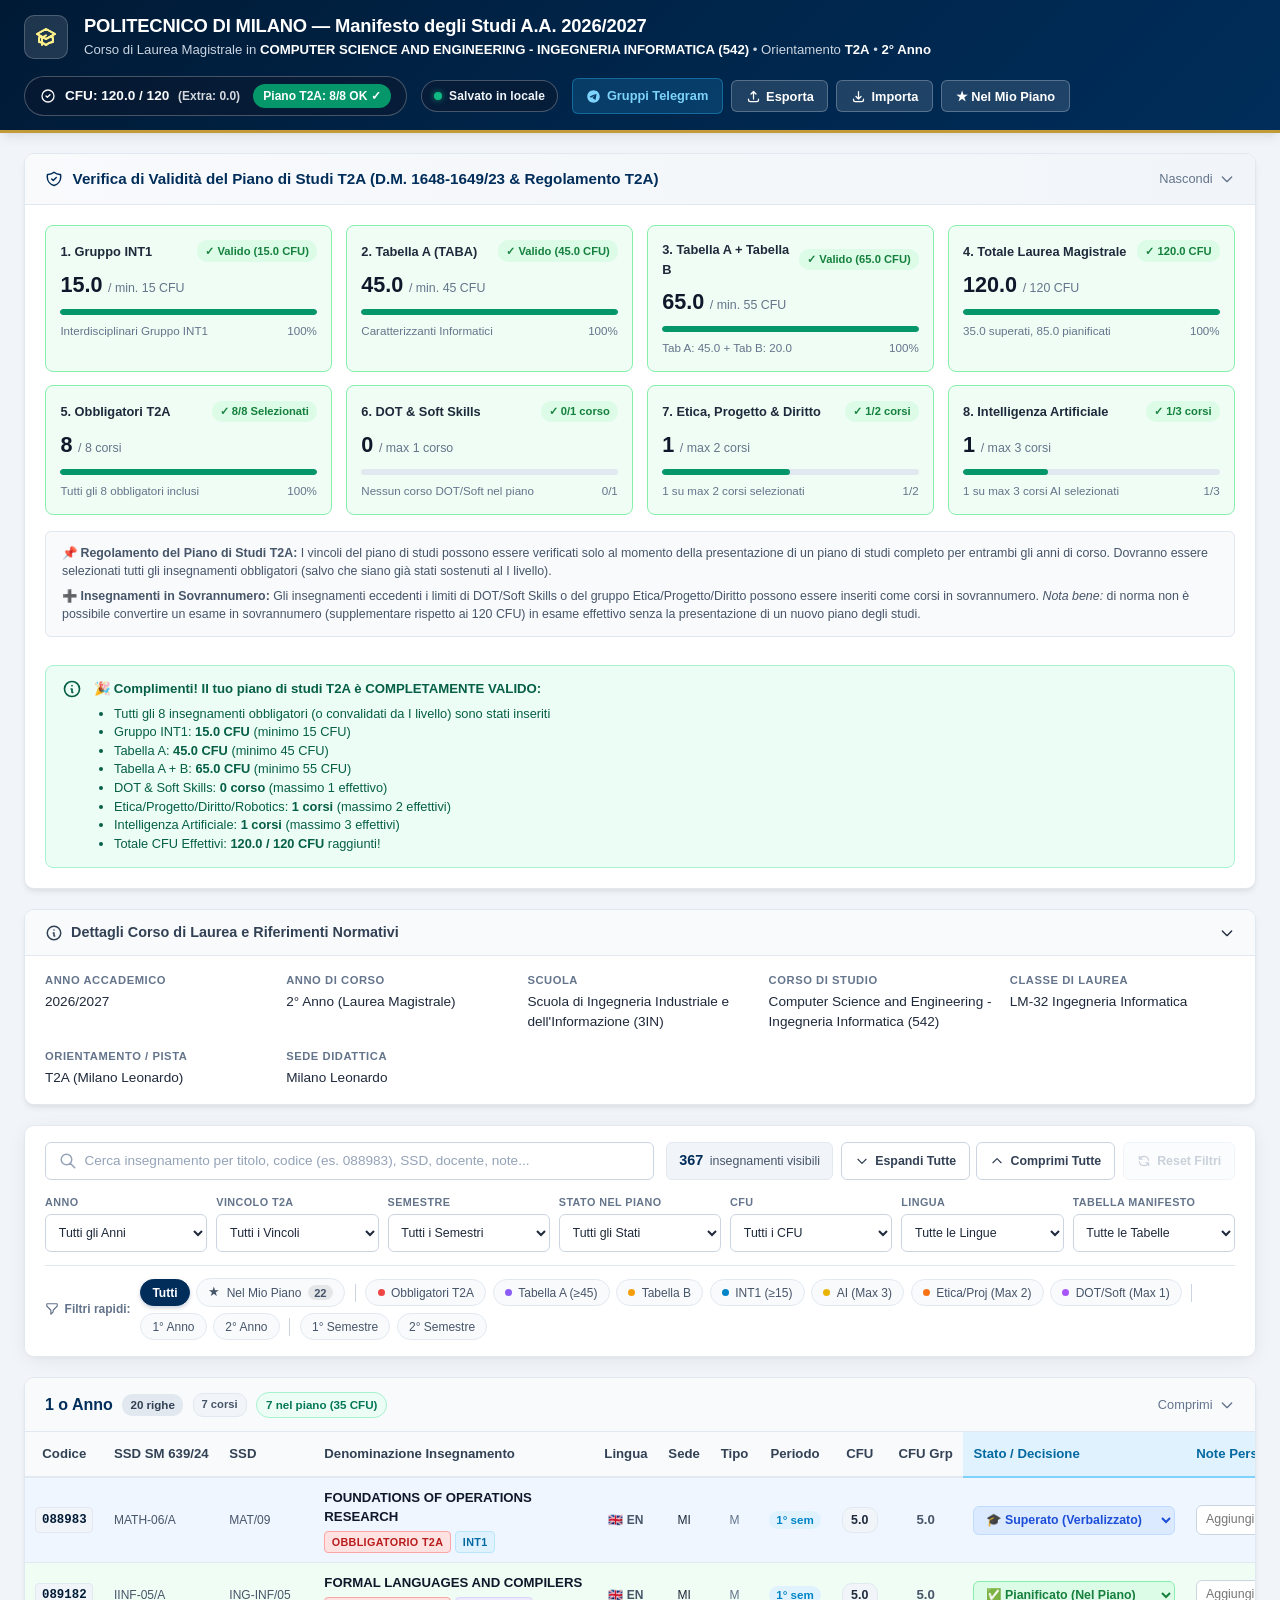
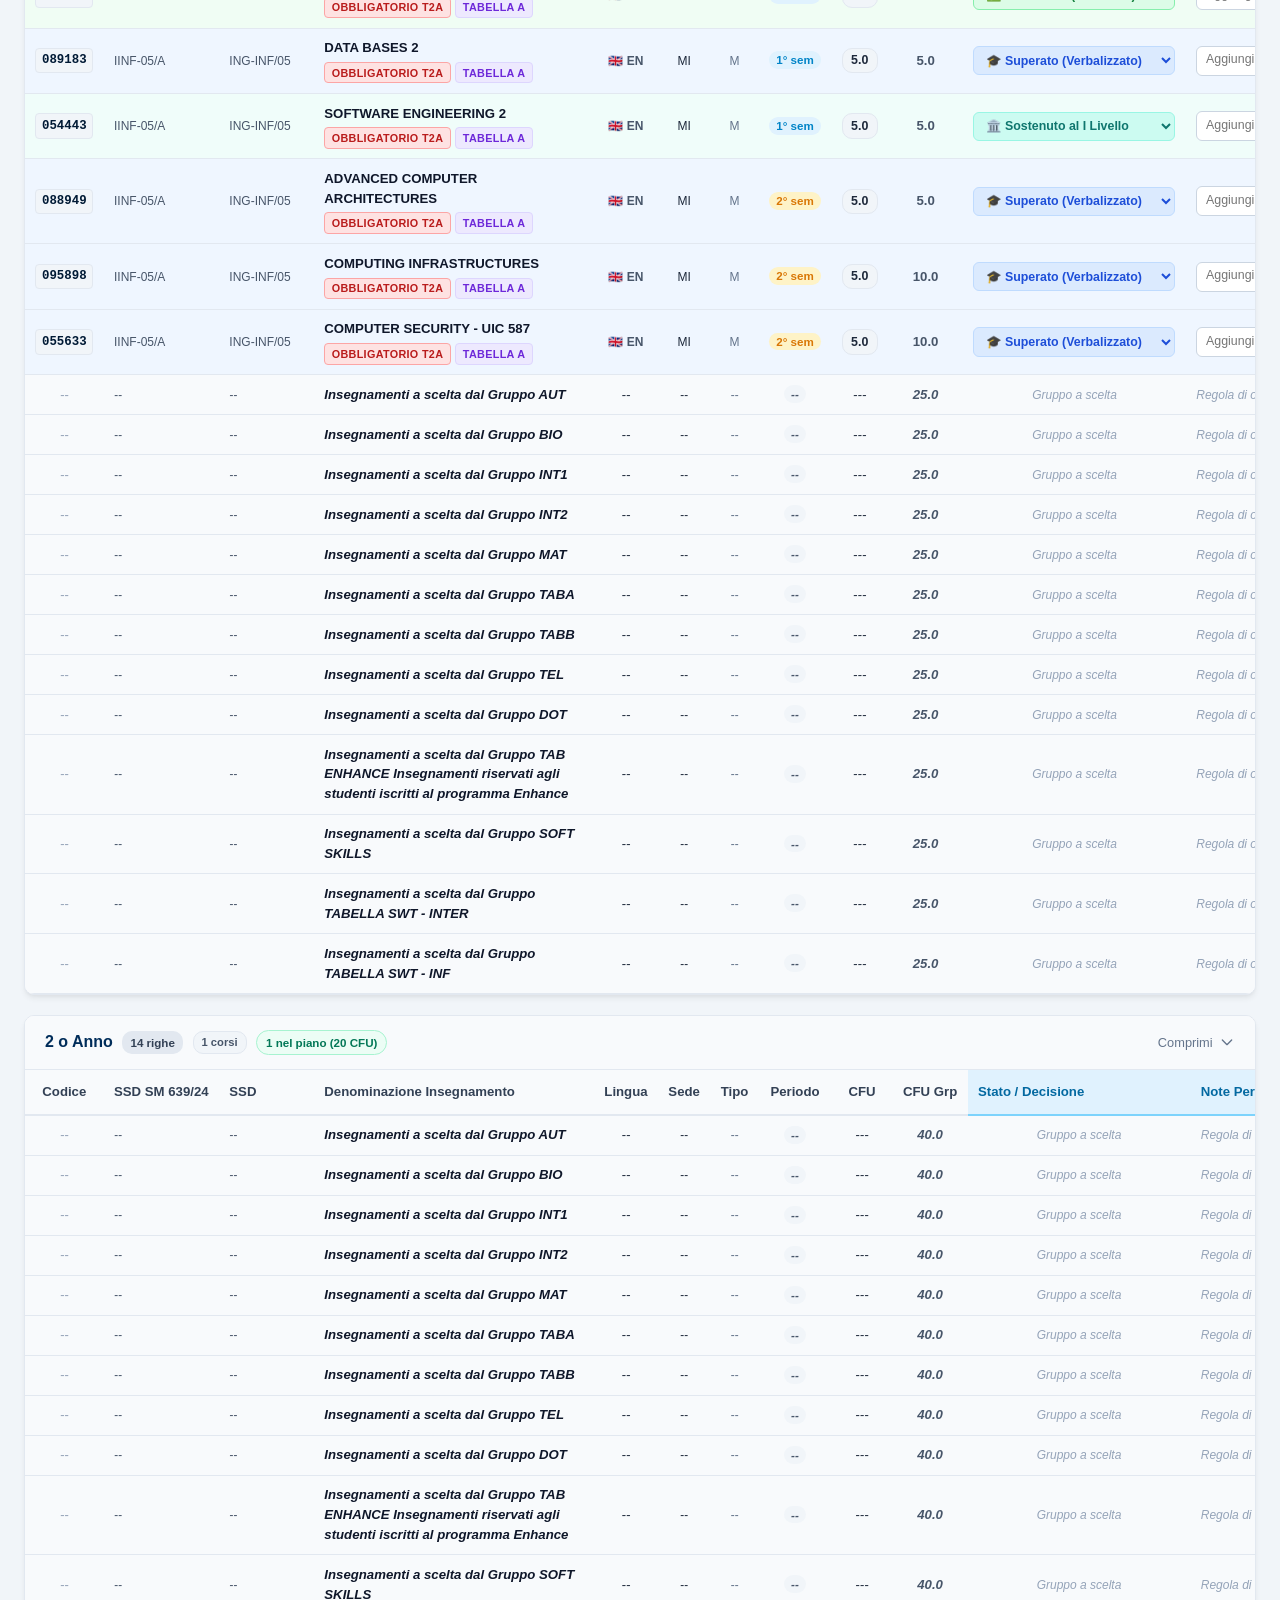
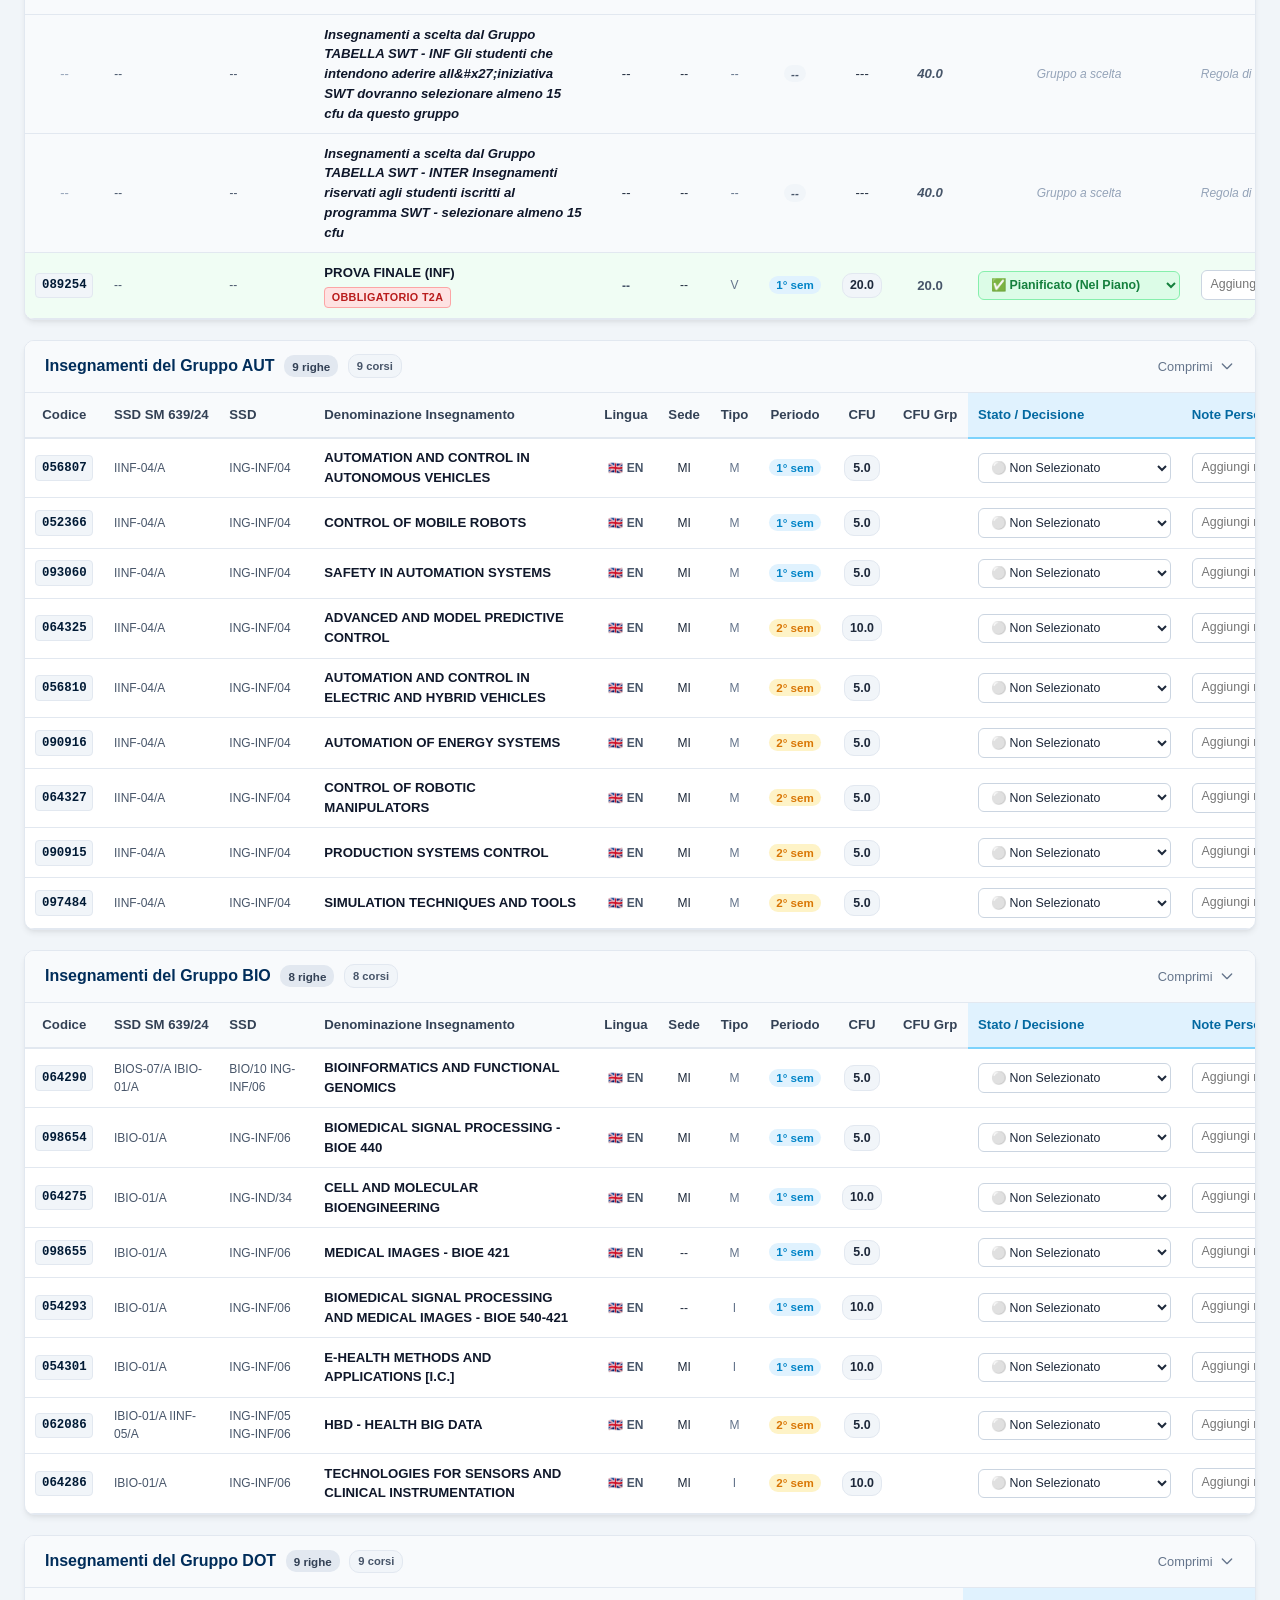
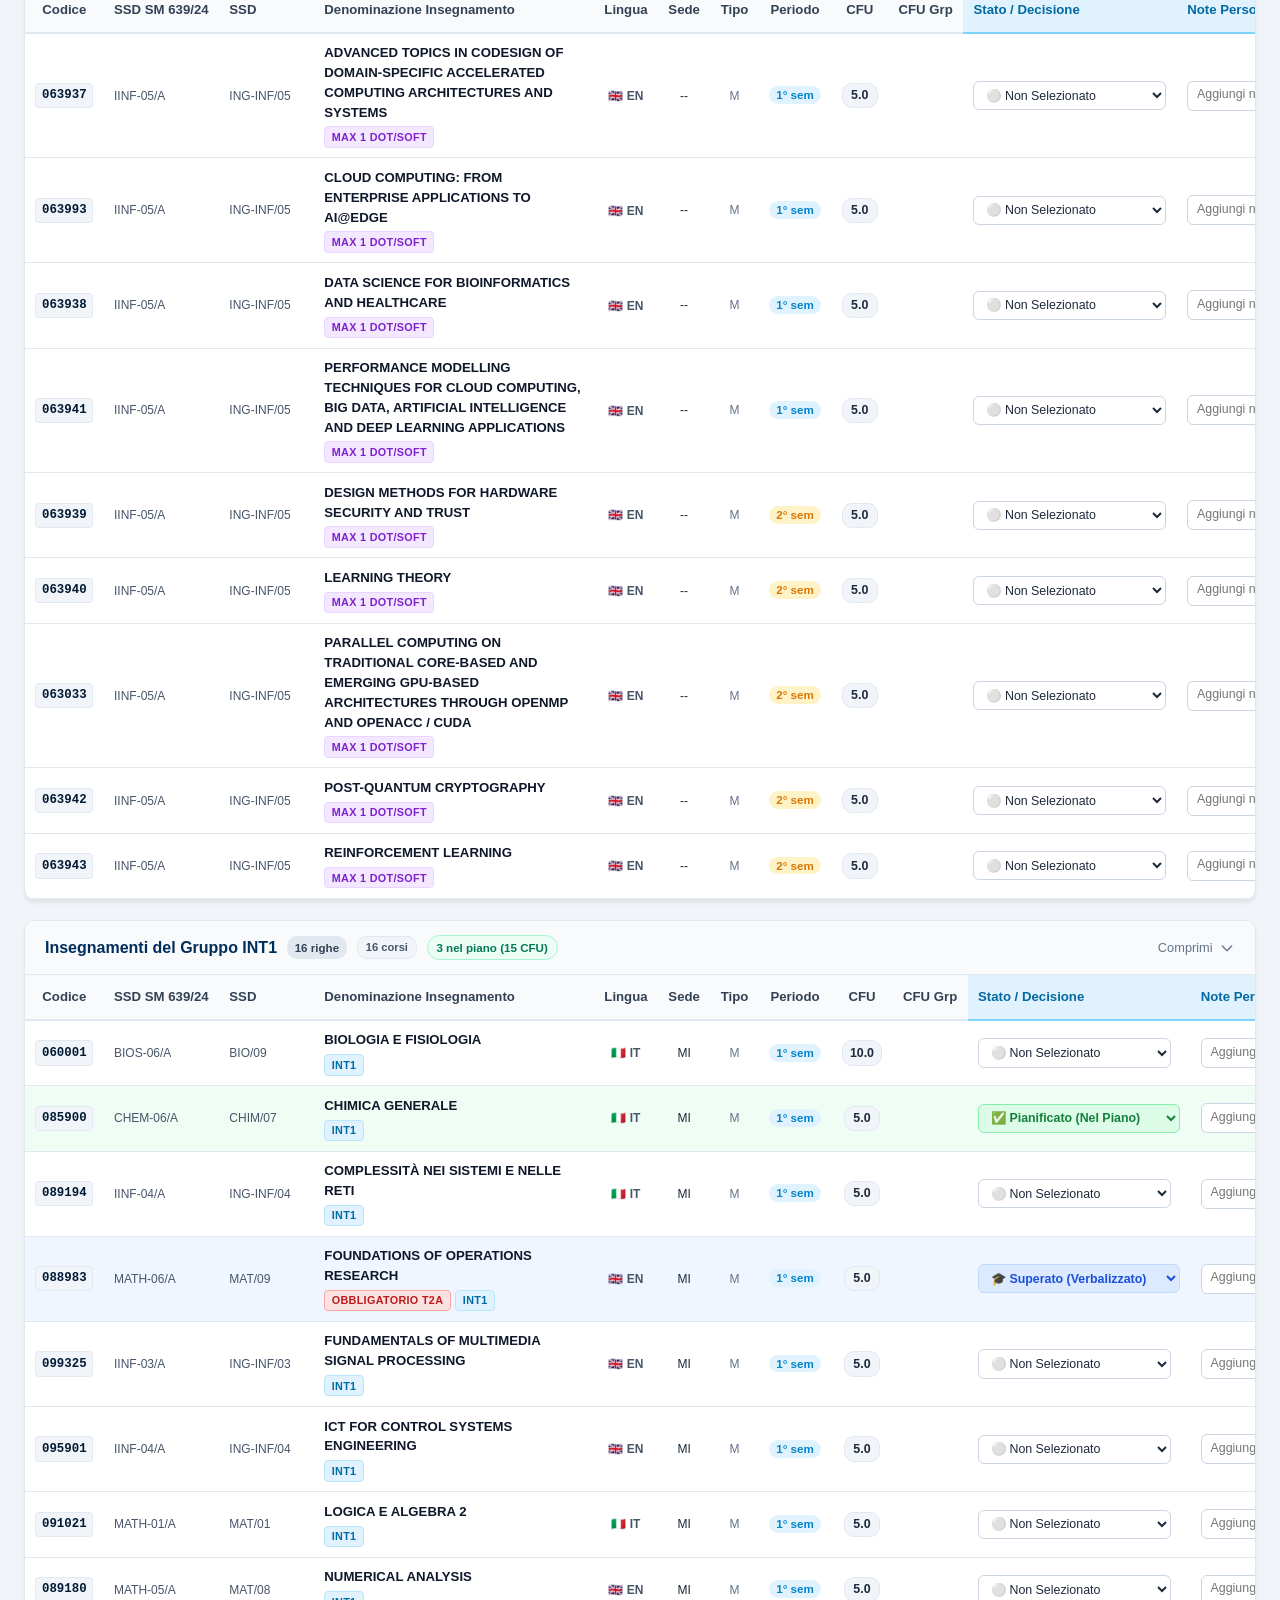
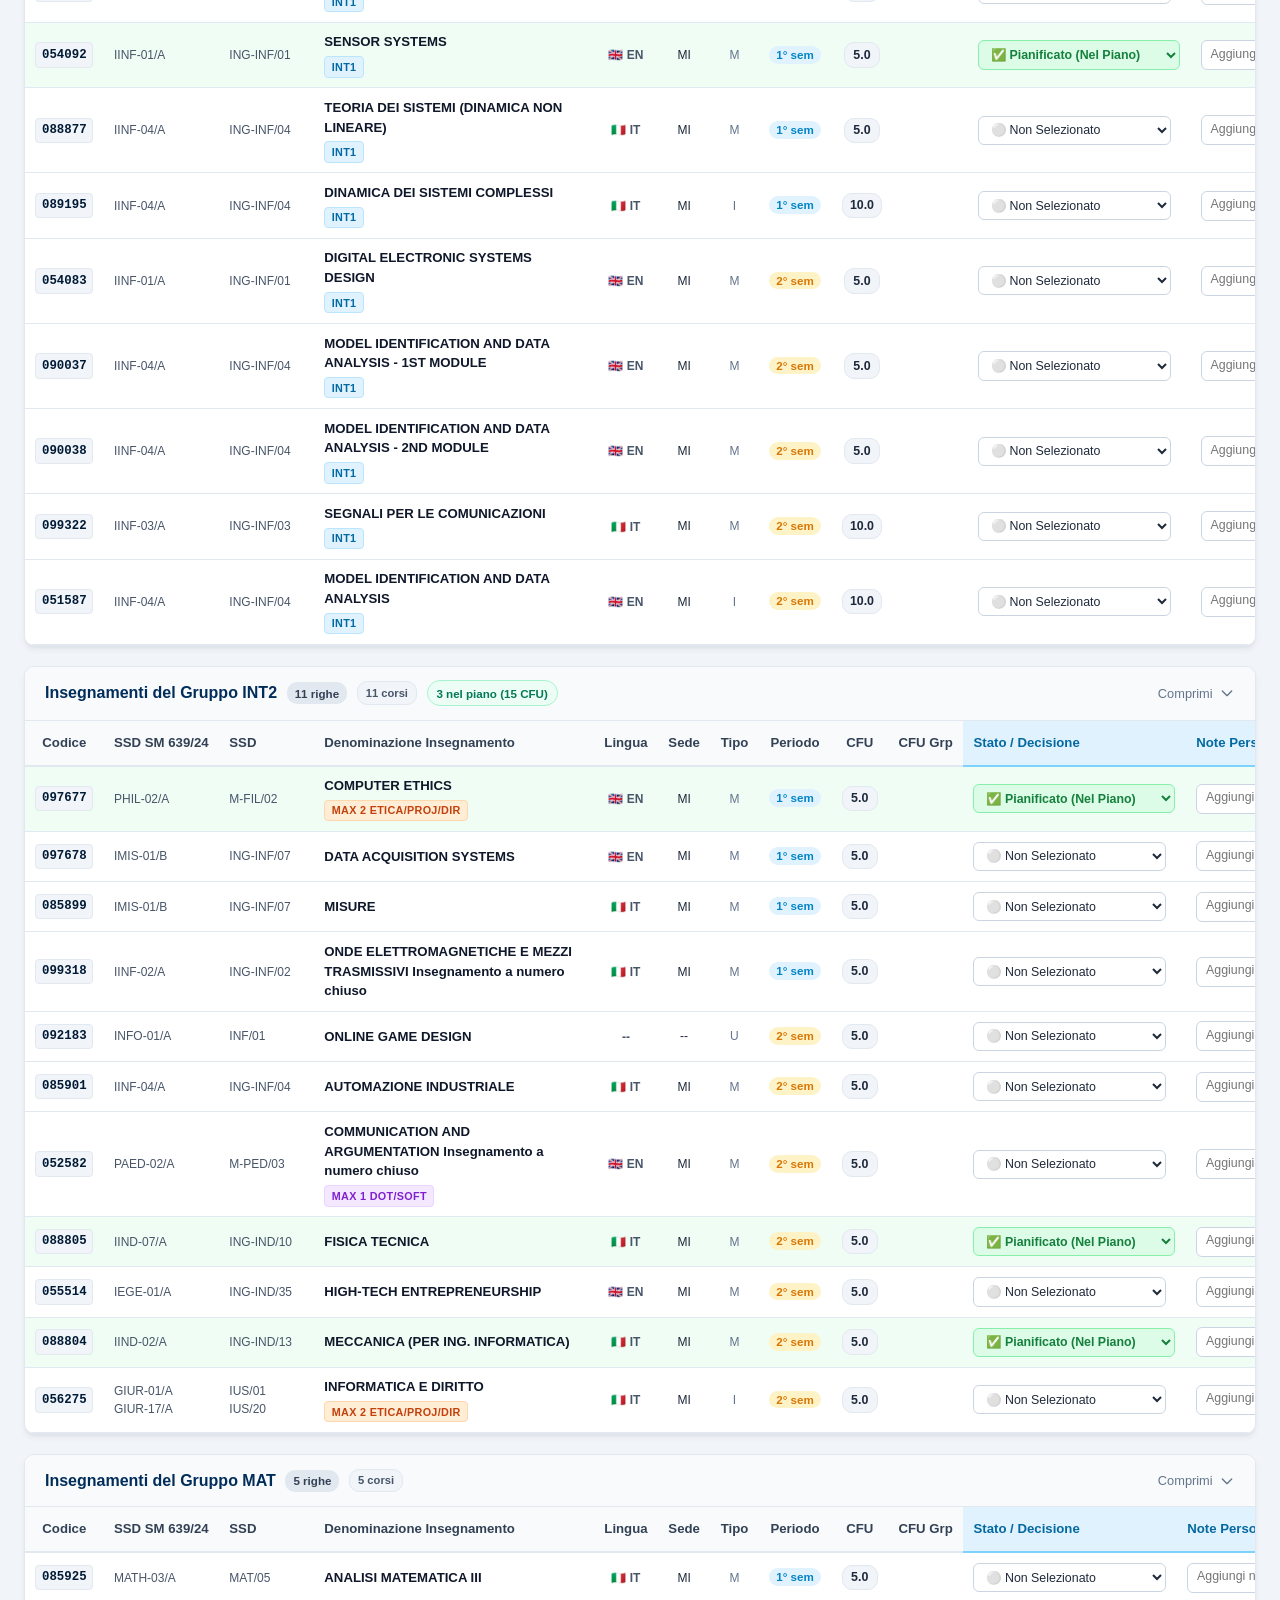
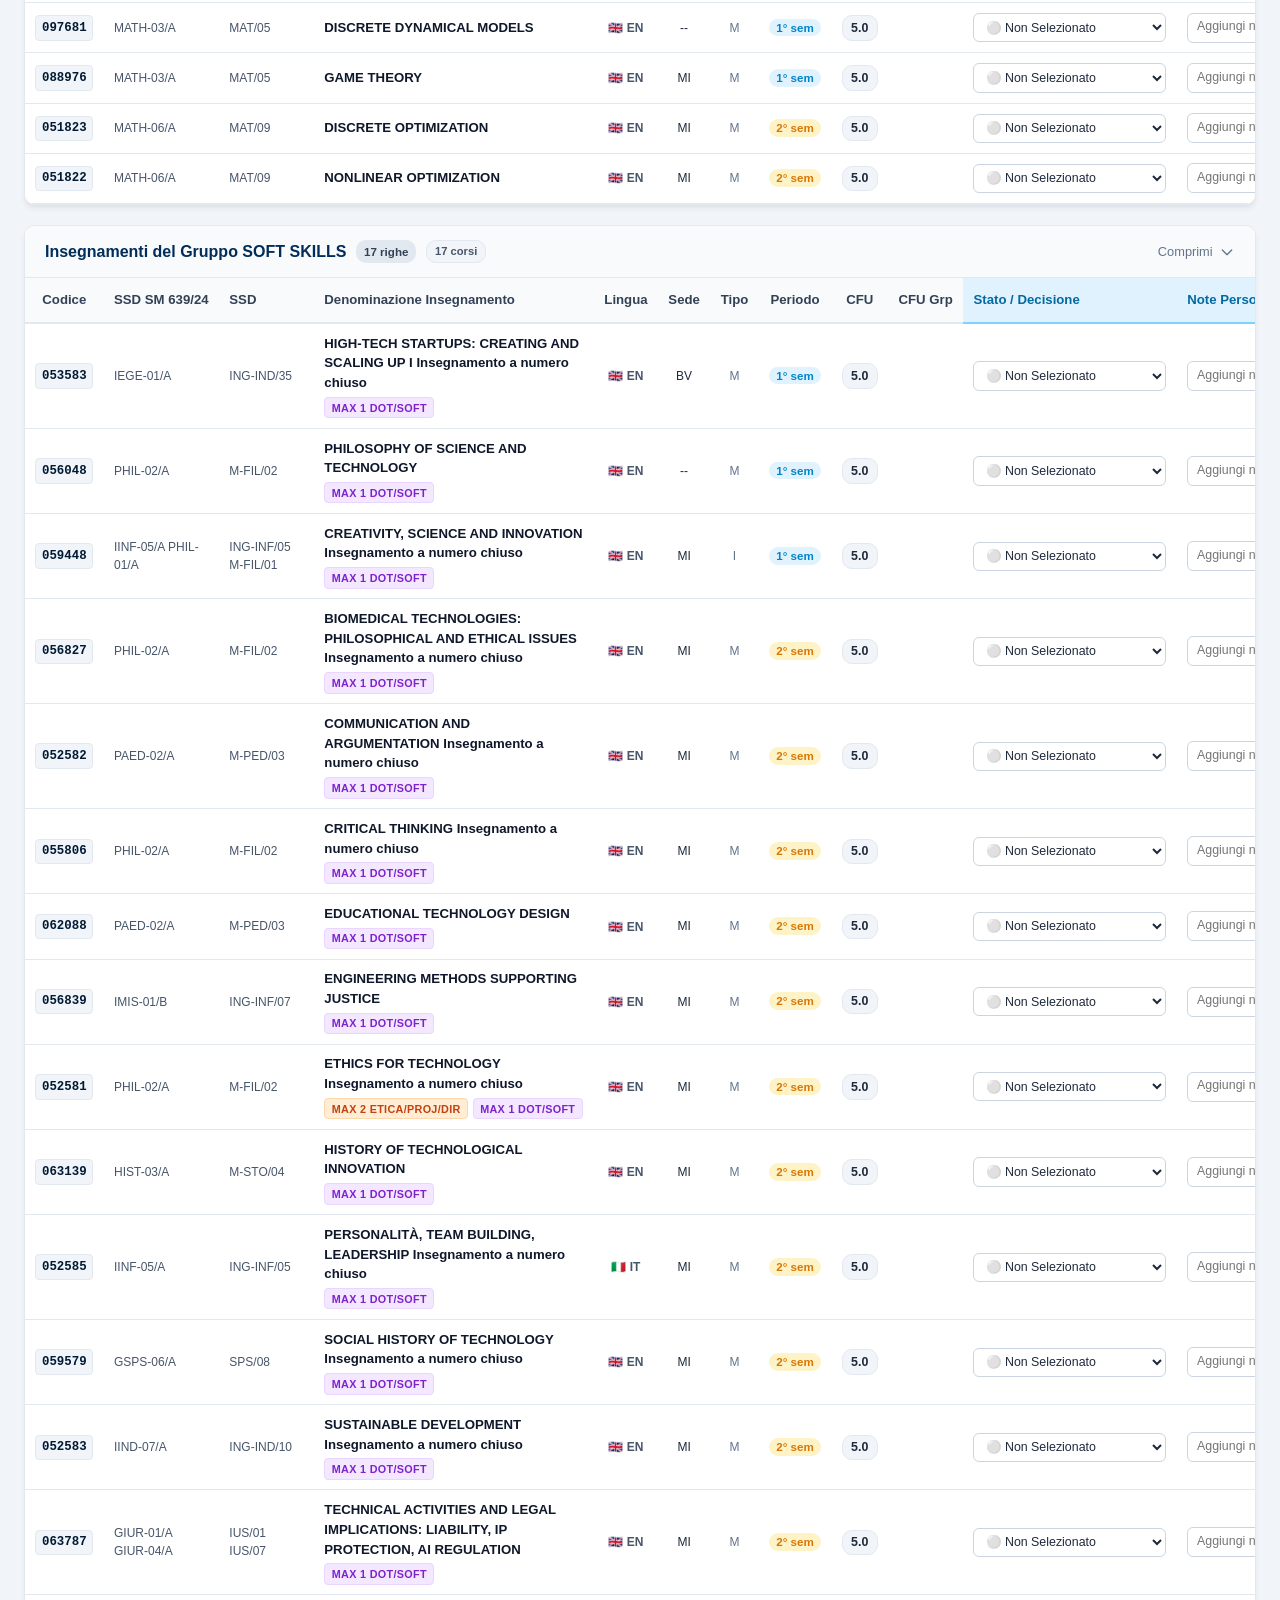
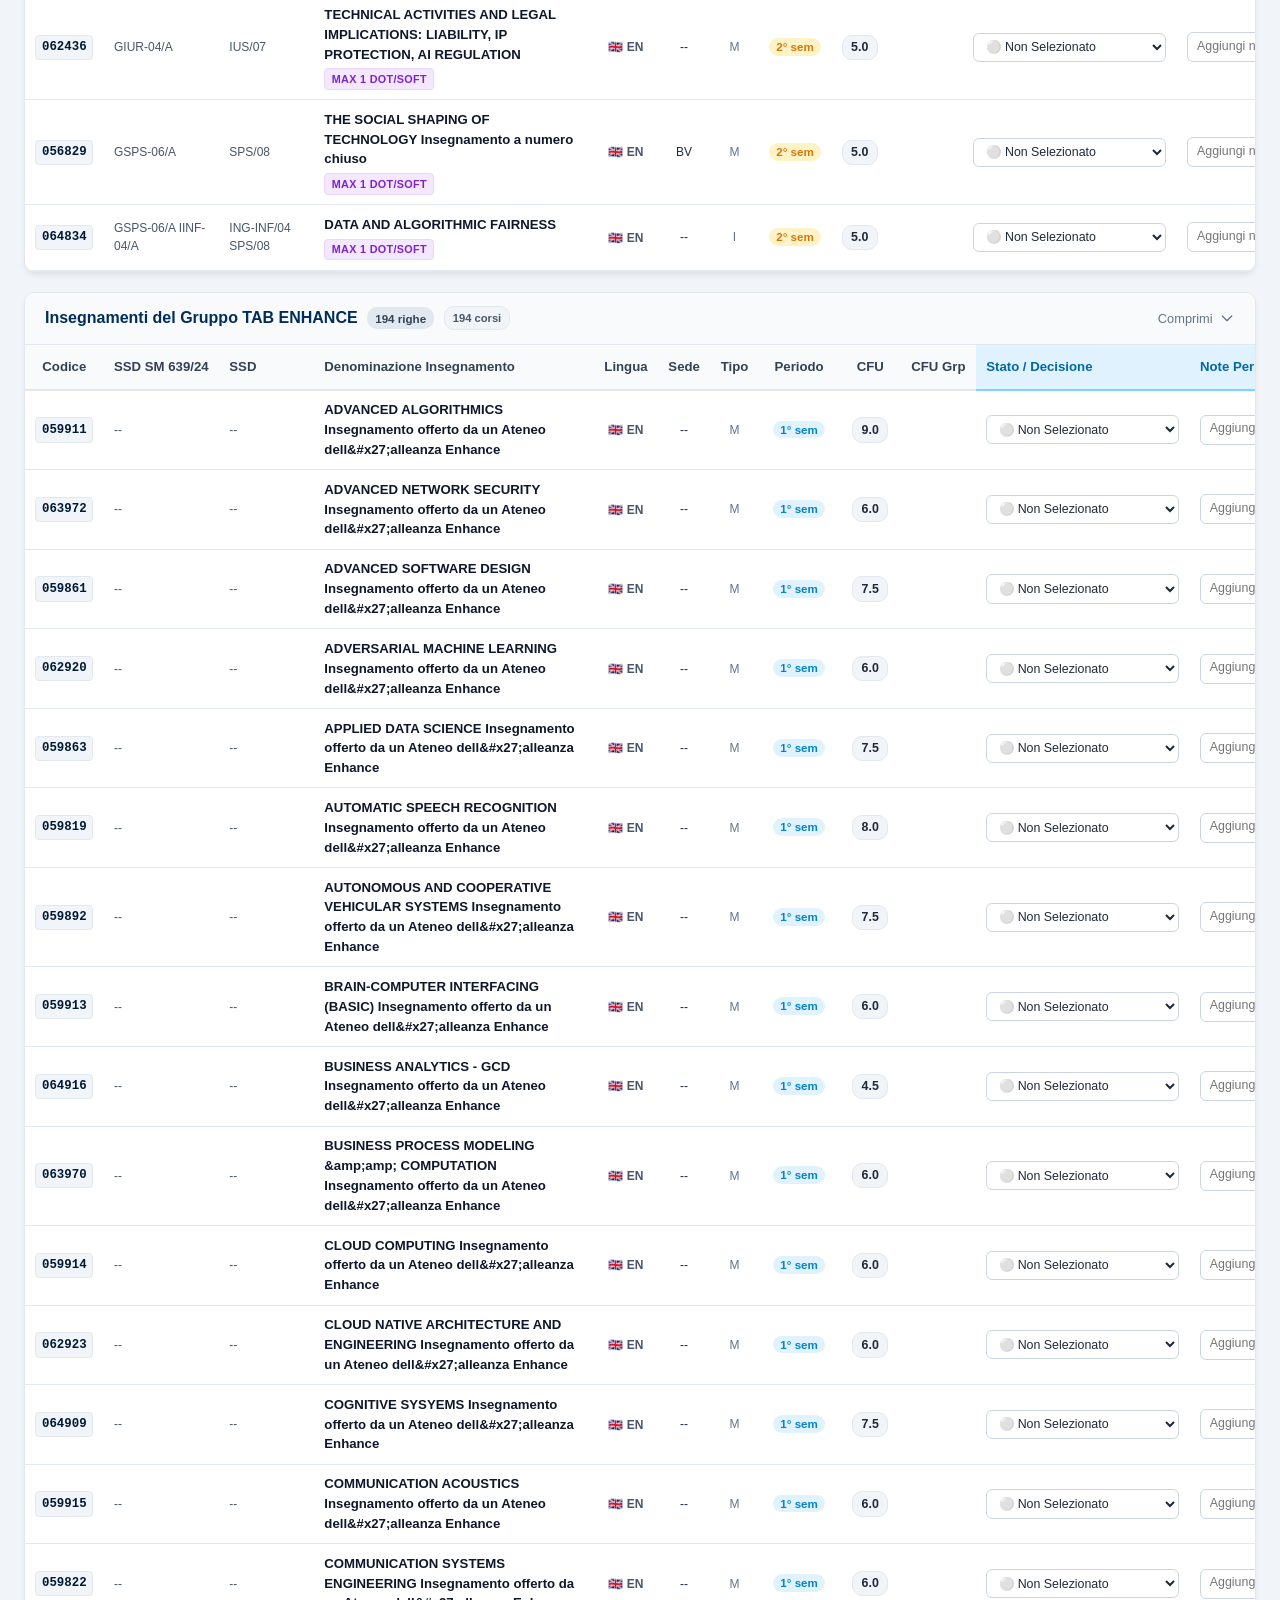
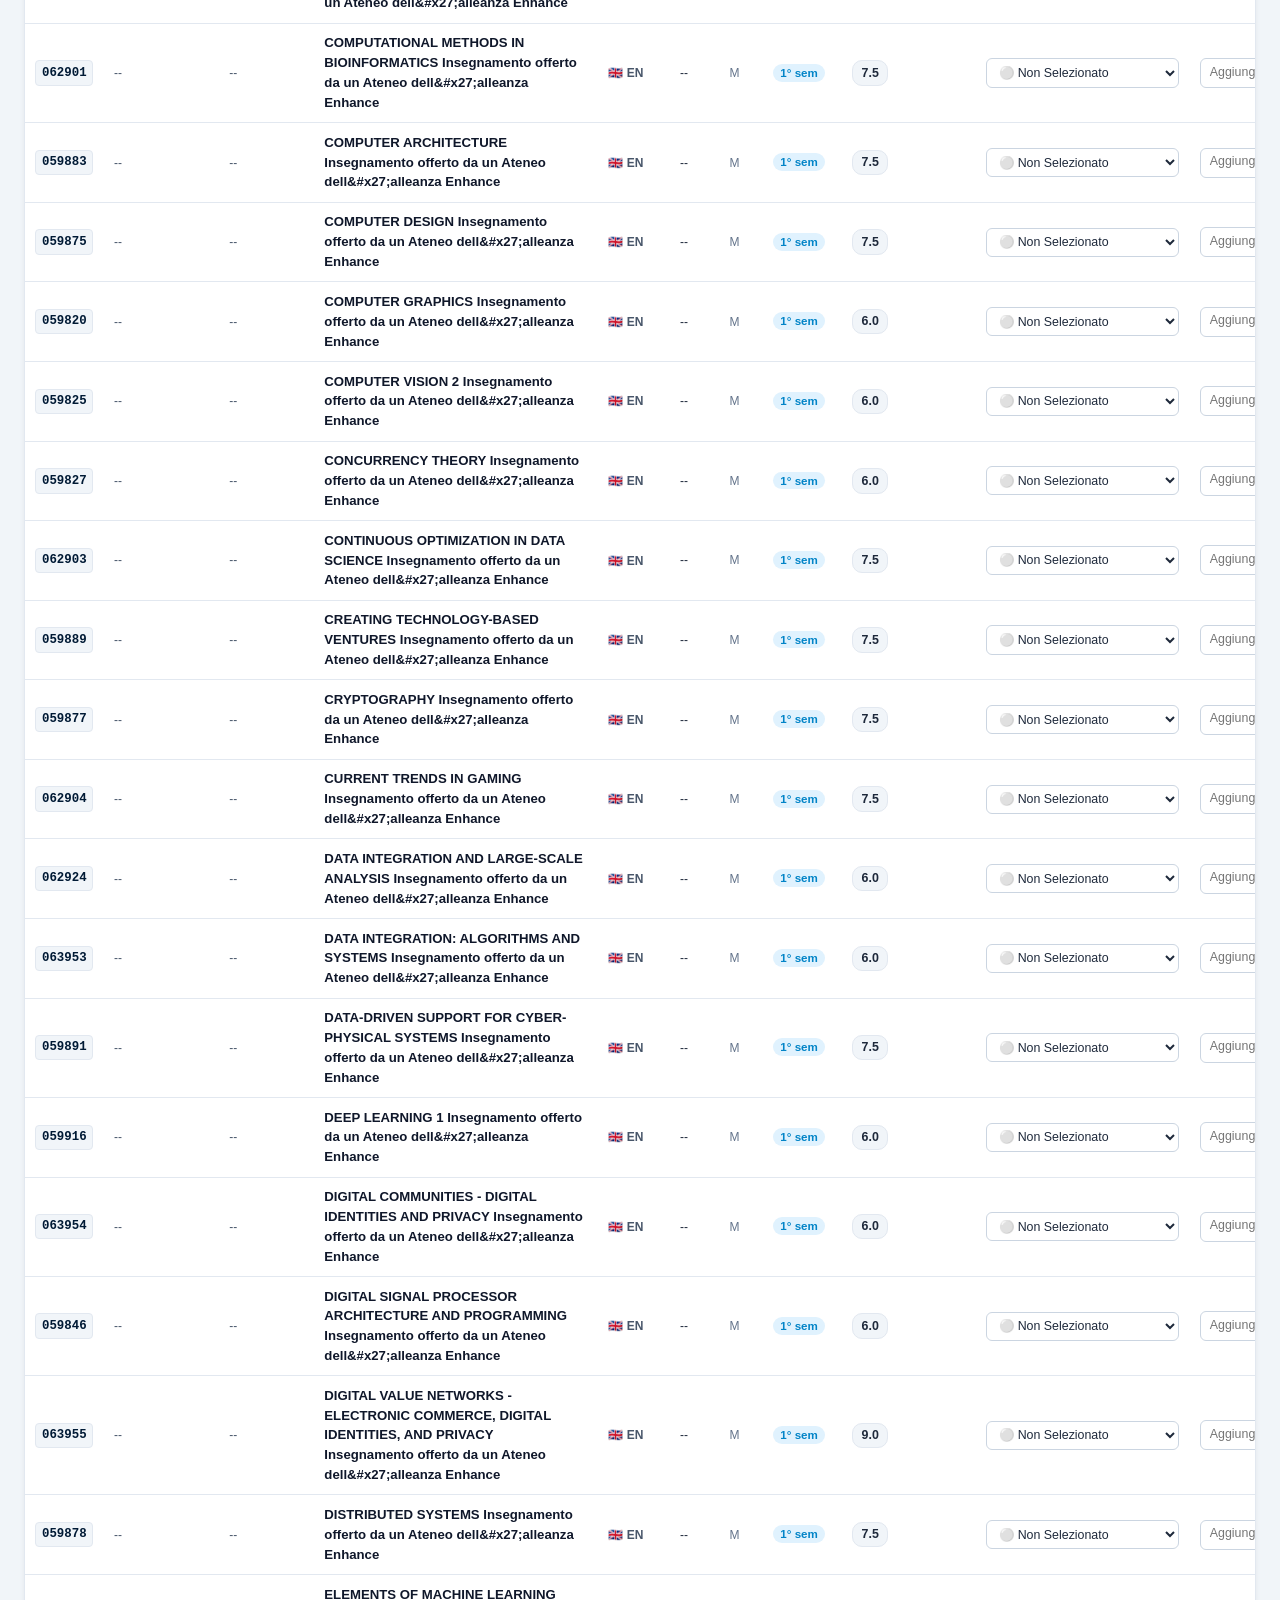
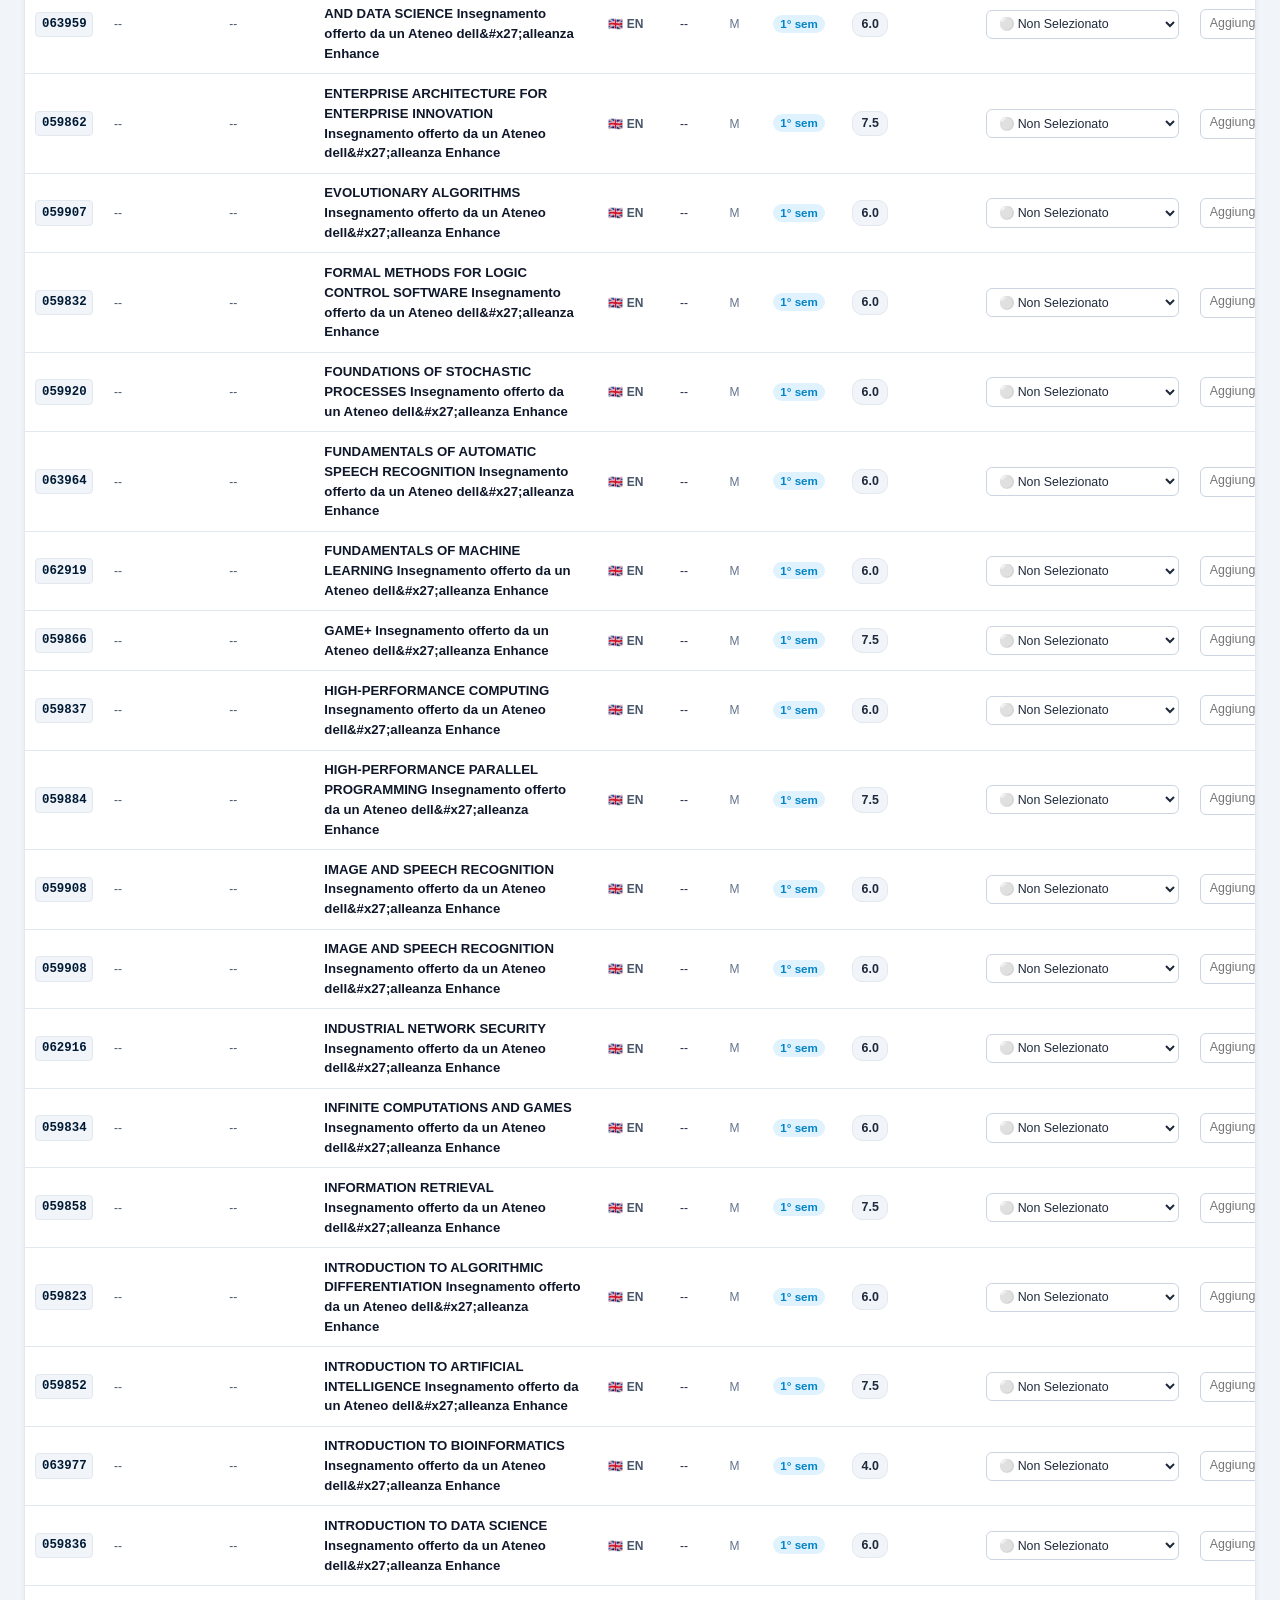
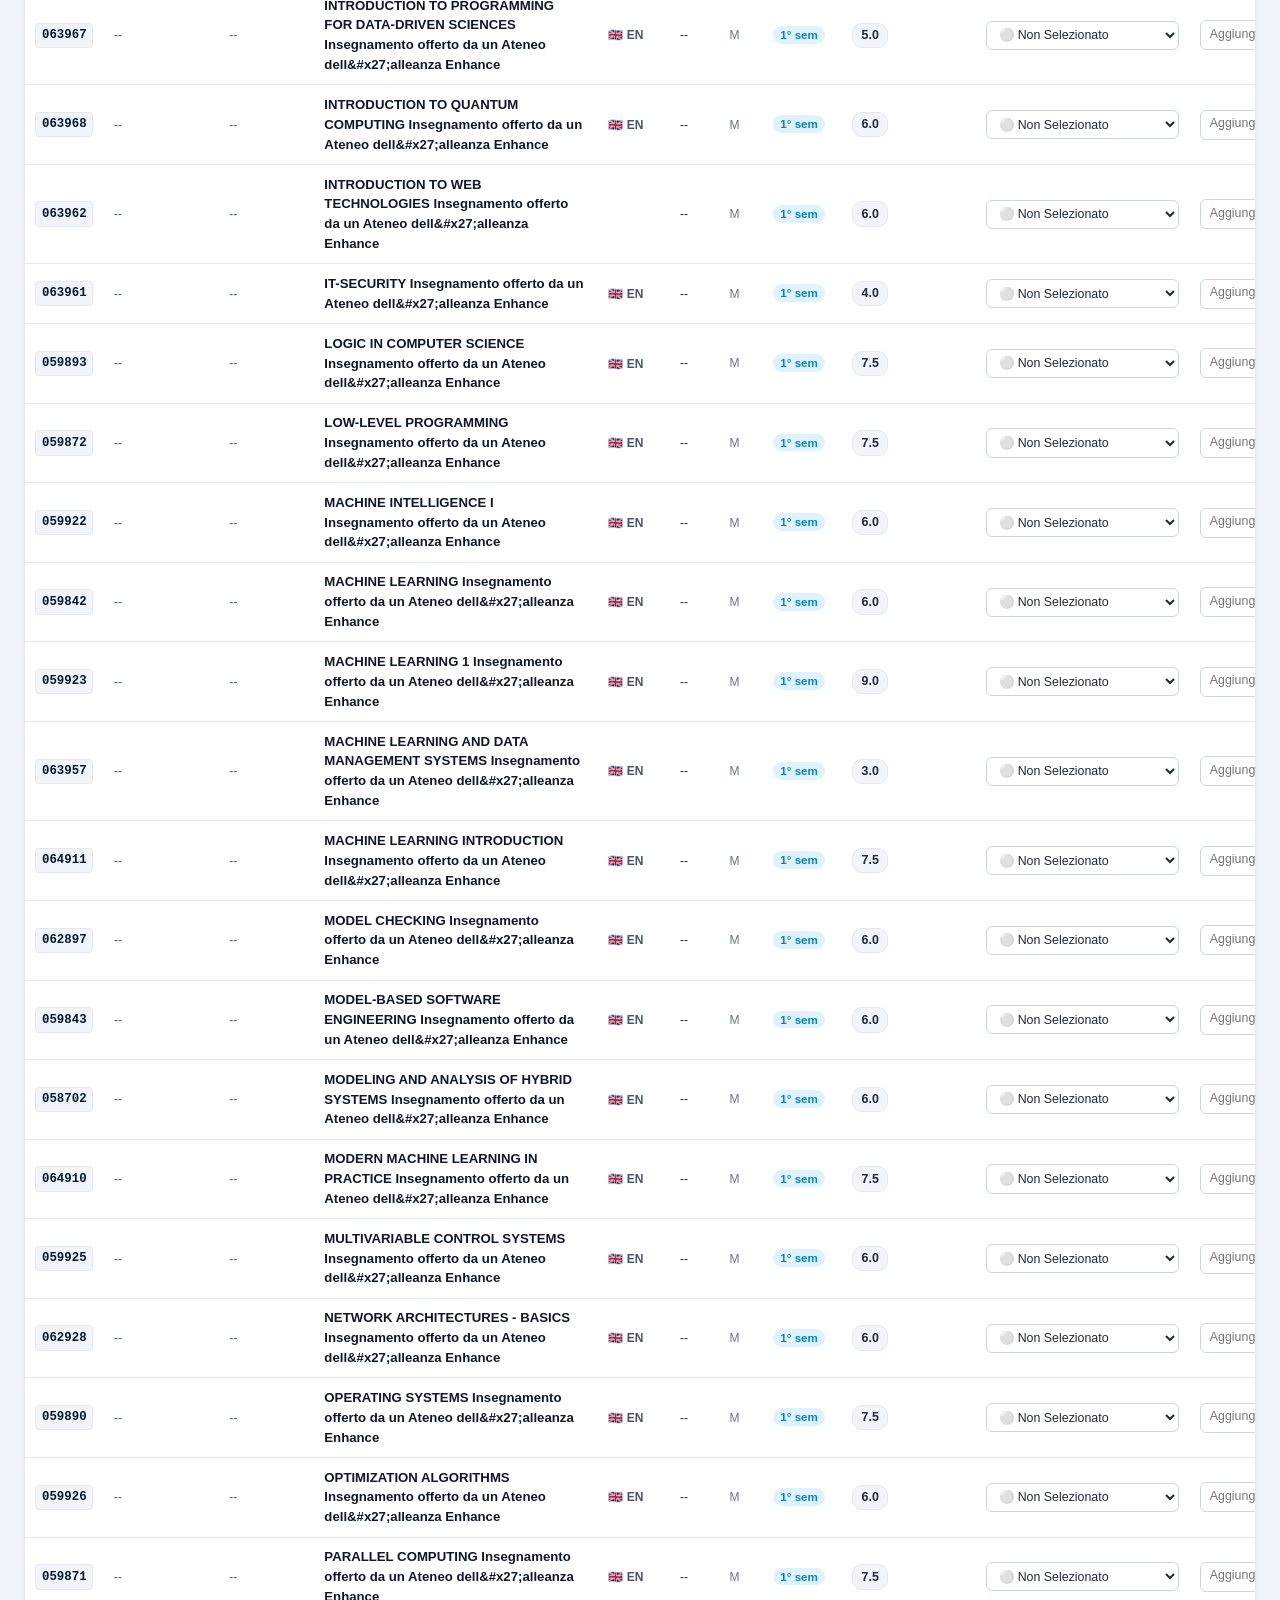
<file: index.html>
<!DOCTYPE html>
<html lang="it">
<head>
  <meta charset="UTF-8">
  <meta name="viewport" content="width=device-width, initial-scale=1.0">
  <title>Piano di Studi T2A (2° Anno 2026/2027) - Computer Science and Engineering - Politecnico di Milano</title>
  
  <!-- External Stylesheet -->
  <link rel="stylesheet" href="css/styles.css">
</head>
<body>

  <!-- SITE HEADER -->
  <header class="site-header">
    <div class="header-inner">
      <div class="header-left">
        <div class="polimi-logo-badge">
          <svg width="24" height="24" fill="none" viewBox="0 0 24 24" stroke="currentColor">
            <path stroke-linecap="round" stroke-linejoin="round" stroke-width="2" d="M12 14l9-5-9-5-9 5 9 5z" />
            <path stroke-linecap="round" stroke-linejoin="round" stroke-width="2" d="M12 14l6.16-3.422a12.083 12.083 0 01.665 6.479A11.952 11.952 0 0012 20.055a11.952 11.952 0 00-6.824-2.998 12.078 12.078 0 01.665-6.479L12 14z" />
            <path stroke-linecap="round" stroke-linejoin="round" stroke-width="2" d="M12 14l9-5-9-5-9 5 9 5zm0 0l6.16-3.422a12.083 12.083 0 01.665 6.479A11.952 11.952 0 0012 20.055a11.952 11.952 0 00-6.824-2.998 12.078 12.078 0 01.665-6.479L12 14zm-4 6v-7.5l4-2.222" />
          </svg>
        </div>
        <div class="header-titles">
          <h1>POLITECNICO DI MILANO — Manifesto degli Studi A.A. 2026/2027</h1>
          <div class="subtitle">
            Corso di Laurea Magistrale in <strong>COMPUTER SCIENCE AND ENGINEERING - INGEGNERIA INFORMATICA (542)</strong> &bull; Orientamento <strong>T2A</strong> &bull; <strong>2° Anno</strong>
          </div>
        </div>
      </div>
      
      <div class="header-right">
        <div class="plan-summary-pill" id="live-plan-pill" onclick="scrollToValidation()" title="Clicca per visualizzare i dettagli dei requisiti di validità del piano T2A">
          <svg width="16" height="16" fill="none" viewBox="0 0 24 24" stroke="currentColor">
            <path stroke-linecap="round" stroke-linejoin="round" stroke-width="2" d="M9 12l2 2 4-4m6 2a9 9 0 11-18 0 9 9 0 0118 0z" />
          </svg>
          <span>CFU: <strong id="stat-total-cfu">0.0</strong> / 120</span>
          <span style="font-size:0.75rem; opacity:0.85;">(Extra: <span id="stat-sovrannumero-cfu">0.0</span>)</span>
          <span id="stat-req-pill" class="req-status-pill pill-pending">Vincoli T2A: 0/8</span>
        </div>

        <div class="cache-status-badge" id="cache-status-badge" title="Tutte le modifiche al piano sono salvate automaticamente nella memoria locale del tuo browser (LocalStorage)">
          <span class="cache-dot" id="cache-dot"></span>
          <span id="cache-status-text">Salvato in locale</span>
        </div>

        <div class="header-actions">
          <a href="https://beta.polinetwork.org/" target="_blank" rel="noopener noreferrer" class="btn btn-secondary btn-telegram" title="Cerca i gruppi Telegram dei corsi su PoliNetwork">
            <svg width="15" height="15" viewBox="0 0 24 24" fill="currentColor">
              <path d="M12 2C6.48 2 2 6.48 2 12s4.48 10 10 10 10-4.48 10-10S17.52 2 12 2zm4.64 6.8c-.15 1.58-.8 5.42-1.13 7.19-.14.75-.42 1-.68 1.03-.58.05-1.02-.38-1.58-.75-.88-.58-1.38-.94-2.23-1.5-.99-.65-.35-1.01.22-1.59.15-.15 2.71-2.48 2.76-2.69a.2.2 0 00-.05-.18c-.06-.05-.14-.03-.21-.02-.09.02-1.49.95-4.22 2.79-.4.27-.76.41-1.08.4-.36-.01-1.04-.2-1.55-.37-.63-.2-1.12-.31-1.08-.66.02-.18.27-.36.74-.55 2.92-1.27 4.86-2.11 5.83-2.51 2.78-1.16 3.35-1.36 3.73-1.36.08 0 .27.02.39.12.1.08.13.19.14.27-.01.06.01.24 0 .38z"/>
            </svg>
            Gruppi Telegram
          </a>
          <button class="btn btn-secondary" onclick="openExportModal()" title="Esporta le tue note e lo stato del piano in JSON">
            <svg width="15" height="15" fill="none" viewBox="0 0 24 24" stroke="currentColor"><path stroke-linecap="round" stroke-linejoin="round" stroke-width="2" d="M4 16v1a3 3 0 003 3h10a3 3 0 003-3v-1m-4-8l-4-4m0 0L8 8m4-4v12"/></svg>
            Esporta
          </button>
          <button class="btn btn-secondary" onclick="openImportModal()" title="Importa un salvataggio precedente di note e piano">
            <svg width="15" height="15" fill="none" viewBox="0 0 24 24" stroke="currentColor"><path stroke-linecap="round" stroke-linejoin="round" stroke-width="2" d="M4 16v1a3 3 0 003 3h10a3 3 0 003-3v-1m-4-4l-4 4m0 0l-4-4m4 4V4"/></svg>
            Importa
          </button>
          <button class="btn btn-secondary" id="btn-toggle-plan" onclick="togglePlanFilter()" title="Mostra solo gli insegnamenti che hai inserito nel tuo piano">
            ★ Nel Mio Piano
          </button>
        </div>
      </div>
    </div>
  </header>

  <!-- MAIN CONTAINER -->
  <main class="main-container">

    <!-- VALIDATION DASHBOARD -->
    <div class="validation-card" id="validation-dashboard">
      <div class="validation-header" onclick="toggleValidationCard()">
        <div class="validation-title">
          <svg width="18" height="18" fill="none" viewBox="0 0 24 24" stroke="currentColor"><path stroke-linecap="round" stroke-linejoin="round" stroke-width="2" d="M9 12l2 2 4-4m5.618-4.016A11.955 11.955 0 0112 2.944a11.955 11.955 0 01-8.618 3.04A12.02 12.02 0 003 9c0 5.591 3.824 10.29 9 11.622 5.176-1.332 9-6.03 9-11.622 0-1.042-.133-2.052-.382-3.016z"/></svg>
          Verifica di Validità del Piano di Studi T2A (D.M. 1648-1649/23 &amp; Regolamento T2A)
        </div>
        <div style="font-size:0.8rem; color:var(--slate-500); display:flex; align-items:center; gap:0.4rem;">
          <span id="validation-toggle-text">Nascondi</span>
          <svg id="validation-toggle-icon" width="16" height="16" fill="none" viewBox="0 0 24 24" stroke="currentColor"><path stroke-linecap="round" stroke-linejoin="round" stroke-width="2" d="M19 9l-7 7-7-7"/></svg>
        </div>
      </div>
      <div class="validation-body" id="validation-card-body">
        
        <div class="req-grid">
          <!-- REQ 1: INT1 >= 15 -->
          <div class="req-box" id="box-req-int1">
            <div class="req-header-row">
              <span class="req-name">1. Gruppo INT1</span>
              <span class="req-badge badge-missing" id="badge-req-int1">Mancano 15.0 CFU</span>
            </div>
            <div class="req-cfu-display">
              <span class="req-cfu-current" id="val-req-int1">0.0</span>
              <span class="req-cfu-target">/ min. 15 CFU</span>
            </div>
            <div class="req-progress-bar-bg">
              <div class="req-progress-bar-fill fill-missing" id="bar-req-int1" style="width: 0%;"></div>
            </div>
            <div class="req-info-sub">
              <span>Interdisciplinari Gruppo INT1</span>
              <span id="pct-req-int1">0%</span>
            </div>
          </div>

          <!-- REQ 2: Tabella A >= 45 -->
          <div class="req-box" id="box-req-taba">
            <div class="req-header-row">
              <span class="req-name">2. Tabella A (TABA)</span>
              <span class="req-badge badge-missing" id="badge-req-taba">Mancano 45.0 CFU</span>
            </div>
            <div class="req-cfu-display">
              <span class="req-cfu-current" id="val-req-taba">0.0</span>
              <span class="req-cfu-target">/ min. 45 CFU</span>
            </div>
            <div class="req-progress-bar-bg">
              <div class="req-progress-bar-fill fill-missing" id="bar-req-taba" style="width: 0%;"></div>
            </div>
            <div class="req-info-sub">
              <span>Caratterizzanti Informatici</span>
              <span id="pct-req-taba">0%</span>
            </div>
          </div>

          <!-- REQ 3: Tabella A + B >= 55 -->
          <div class="req-box" id="box-req-tabab">
            <div class="req-header-row">
              <span class="req-name">3. Tabella A + Tabella B</span>
              <span class="req-badge badge-missing" id="badge-req-tabab">Mancano 55.0 CFU</span>
            </div>
            <div class="req-cfu-display">
              <span class="req-cfu-current" id="val-req-tabab">0.0</span>
              <span class="req-cfu-target">/ min. 55 CFU</span>
            </div>
            <div class="req-progress-bar-bg">
              <div class="req-progress-bar-fill fill-missing" id="bar-req-tabab" style="width: 0%;"></div>
            </div>
            <div class="req-info-sub">
              <span id="tabab-detail-text">A: 0.0 + B: 0.0</span>
              <span id="pct-req-tabab">0%</span>
            </div>
          </div>

          <!-- REQ 4: Totale Laurea 120 -->
          <div class="req-box" id="box-req-total">
            <div class="req-header-row">
              <span class="req-name">4. Totale Laurea Magistrale</span>
              <span class="req-badge badge-missing" id="badge-req-total">Mancano 120.0 CFU</span>
            </div>
            <div class="req-cfu-display">
              <span class="req-cfu-current" id="val-req-total">0.0</span>
              <span class="req-cfu-target">/ 120 CFU</span>
            </div>
            <div class="req-progress-bar-bg">
              <div class="req-progress-bar-fill fill-missing" id="bar-req-total" style="width: 0%;"></div>
            </div>
            <div class="req-info-sub">
              <span id="total-status-sub">0 superati, 0 pianificati</span>
              <span id="pct-req-total">0%</span>
            </div>
          </div>

          <!-- REQ 5: Obbligatori T2A -->
          <div class="req-box" id="box-req-obbligatori">
            <div class="req-header-row">
              <span class="req-name">5. Obbligatori T2A</span>
              <span class="req-badge badge-missing" id="badge-req-obbligatori">Mancano 8 obbligatori</span>
            </div>
            <div class="req-cfu-display">
              <span class="req-cfu-current" id="val-req-obbligatori">0</span>
              <span class="req-cfu-target">/ 8 corsi</span>
            </div>
            <div class="req-progress-bar-bg">
              <div class="req-progress-bar-fill fill-missing" id="bar-req-obbligatori" style="width: 0%;"></div>
            </div>
            <div class="req-info-sub">
              <span id="obbligatori-detail-text">7 al 1° anno + Tesi (salvo I livello)</span>
              <span id="pct-req-obbligatori">0%</span>
            </div>
          </div>

          <!-- REQ 6: DOT & SOFT SKILLS (Max 1) -->
          <div class="req-box status-valid" id="box-req-dot-soft">
            <div class="req-header-row">
              <span class="req-name">6. DOT &amp; Soft Skills</span>
              <span class="req-badge badge-valid" id="badge-req-dot-soft">✓ 0/1 corso</span>
            </div>
            <div class="req-cfu-display">
              <span class="req-cfu-current" id="val-req-dot-soft">0</span>
              <span class="req-cfu-target">/ max 1 corso</span>
            </div>
            <div class="req-progress-bar-bg">
              <div class="req-progress-bar-fill fill-valid" id="bar-req-dot-soft" style="width: 0%;"></div>
            </div>
            <div class="req-info-sub">
              <span id="dot-soft-detail-text">Eventuali altri in sovrannumero</span>
              <span id="pct-req-dot-soft">0/1</span>
            </div>
          </div>

          <!-- REQ 7: LIMIT 2 (Etica, Progetto, Diritto, Robotics) (Max 2) -->
          <div class="req-box status-valid" id="box-req-limit2">
            <div class="req-header-row">
              <span class="req-name">7. Etica, Progetto &amp; Diritto</span>
              <span class="req-badge badge-valid" id="badge-req-limit2">✓ 0/2 corsi</span>
            </div>
            <div class="req-cfu-display">
              <span class="req-cfu-current" id="val-req-limit2">0</span>
              <span class="req-cfu-target">/ max 2 corsi</span>
            </div>
            <div class="req-progress-bar-bg">
              <div class="req-progress-bar-fill fill-valid" id="bar-req-limit2" style="width: 0%;"></div>
            </div>
            <div class="req-info-sub">
              <span id="limit2-detail-text">Ethics, Progetto, Diritto, Robotics</span>
              <span id="pct-req-limit2">0/2</span>
            </div>
          </div>

          <!-- REQ 8: LIMIT 3 AI (Max 3) -->
          <div class="req-box status-valid" id="box-req-limit3-ai">
            <div class="req-header-row">
              <span class="req-name">8. Intelligenza Artificiale</span>
              <span class="req-badge badge-valid" id="badge-req-limit3-ai">✓ 0/3 corsi</span>
            </div>
            <div class="req-cfu-display">
              <span class="req-cfu-current" id="val-req-limit3-ai">0</span>
              <span class="req-cfu-target">/ max 3 corsi</span>
            </div>
            <div class="req-progress-bar-bg">
              <div class="req-progress-bar-fill fill-valid" id="bar-req-limit3-ai" style="width: 0%;"></div>
            </div>
            <div class="req-info-sub">
              <span id="limit3-ai-detail-text">ANN, Data Mining, FAI, ML, UAI</span>
              <span id="pct-req-limit3-ai">0/3</span>
            </div>
          </div>
        </div>

        <div class="rules-callout">
          <div><strong>📌 Regolamento del Piano di Studi T2A:</strong> I vincoli del piano di studi possono essere verificati solo al momento della presentazione di un piano di studi completo per entrambi gli anni di corso. Dovranno essere selezionati tutti gli insegnamenti obbligatori (salvo che siano già stati sostenuti al I livello).</div>
          <div><strong>➕ Insegnamenti in Sovrannumero:</strong> Gli insegnamenti eccedenti i limiti di DOT/Soft Skills o del gruppo Etica/Progetto/Diritto possono essere inseriti come corsi in sovrannumero. <em>Nota bene:</em> di norma non è possibile convertire un esame in sovrannumero (supplementare rispetto ai 120 CFU) in esame effettivo senza la presentazione di un nuovo piano degli studi.</div>
        </div>

        <div class="validation-summary-banner banner-missing" id="validation-summary-banner" style="margin-top:0.75rem;">
          <svg width="20" height="20" fill="none" viewBox="0 0 24 24" stroke="currentColor"><path stroke-linecap="round" stroke-linejoin="round" stroke-width="2" d="M13 16h-1v-4h-1m1-4h.01M21 12a9 9 0 11-18 0 9 9 0 0118 0z"/></svg>
          <div id="validation-summary-text">
            Compila il tuo piano selezionando gli insegnamenti per verificare la rispondenza ai requisiti del Regolamento Didattico T2A.
          </div>
        </div>

      </div>
    </div>

    <!-- GENERAL INFO CARD -->
    <div class="info-card">
      <div class="info-header" onclick="toggleInfoCard()">
        <div class="info-title">
          <svg width="18" height="18" fill="none" viewBox="0 0 24 24" stroke="currentColor"><path stroke-linecap="round" stroke-linejoin="round" stroke-width="2" d="M13 16h-1v-4h-1m1-4h.01M21 12a9 9 0 11-18 0 9 9 0 0118 0z"/></svg>
          Dettagli Corso di Laurea e Riferimenti Normativi
        </div>
        <svg id="info-toggle-icon" width="16" height="16" fill="none" viewBox="0 0 24 24" stroke="currentColor"><path stroke-linecap="round" stroke-linejoin="round" stroke-width="2" d="M19 9l-7 7-7-7"/></svg>
      </div>
      <div class="info-body" id="info-card-body">
        <div class="info-field">
          <label>Anno Accademico</label>
          <div class="value">2026/2027</div>
        </div>
        <div class="info-field">
          <label>Anno di Corso</label>
          <div class="value">2° Anno (Laurea Magistrale)</div>
        </div>
        <div class="info-field">
          <label>Scuola</label>
          <div class="value">Scuola di Ingegneria Industriale e dell'Informazione (3IN)</div>
        </div>
        <div class="info-field">
          <label>Corso di Studio</label>
          <div class="value">Computer Science and Engineering - Ingegneria Informatica (542)</div>
        </div>
        <div class="info-field">
          <label>Classe di Laurea</label>
          <div class="value">LM-32 Ingegneria Informatica</div>
        </div>
        <div class="info-field">
          <label>Orientamento / Pista</label>
          <div class="value">T2A (Milano Leonardo)</div>
        </div>
        <div class="info-field">
          <label>Sede Didattica</label>
          <div class="value">Milano Leonardo</div>
        </div>
      </div>
    </div>

    <!-- CONTROLS & SEARCH PANEL -->
    <div class="controls-panel" id="controls-panel">
      
      <!-- TOP SEARCH ROW & PRIMARY ACTIONS -->
      <div class="search-top-bar">
        <div class="search-box-wrap">
          <svg class="search-icon" width="18" height="18" fill="none" viewBox="0 0 24 24" stroke="currentColor">
            <path stroke-linecap="round" stroke-linejoin="round" stroke-width="2" d="M21 21l-6-6m2-5a7 7 0 11-14 0 7 7 0 0114 0z"/>
          </svg>
          <input type="text" id="global-search" class="search-input" placeholder="Cerca insegnamento per titolo, codice (es. 088983), SSD, docente, note..." oninput="handleSearchInput()" autocomplete="off">
          <button class="search-clear-btn" id="search-clear" onclick="clearSearch()" title="Cancella ricerca" aria-label="Cancella ricerca">✕</button>
        </div>

        <div class="controls-actions">
          <div class="results-badge" id="results-count" title="Insegnamenti attualmente visibili in base ai filtri">
            <span class="results-number" id="visible-count">367</span>
            <span class="results-label">insegnamenti visibili</span>
          </div>

          <div class="view-buttons-group">
            <button class="btn-ctrl btn-ctrl-secondary" onclick="expandAllSections()" title="Espandi tutte le tabelle del manifesto">
              <svg width="14" height="14" fill="none" viewBox="0 0 24 24" stroke="currentColor"><path stroke-linecap="round" stroke-linejoin="round" stroke-width="2" d="M19 9l-7 7-7-7"/></svg>
              <span>Espandi Tutte</span>
            </button>
            <button class="btn-ctrl btn-ctrl-secondary" onclick="collapseAllSections()" title="Comprimi tutte le tabelle del manifesto">
              <svg width="14" height="14" fill="none" viewBox="0 0 24 24" stroke="currentColor"><path stroke-linecap="round" stroke-linejoin="round" stroke-width="2" d="M5 15l7-7 7 7"/></svg>
              <span>Comprimi Tutte</span>
            </button>
          </div>

          <button class="btn-ctrl btn-ctrl-reset" id="btn-reset-filters" onclick="resetFilters()" title="Resetta tutti i filtri attivi" disabled>
            <svg width="14" height="14" fill="none" viewBox="0 0 24 24" stroke="currentColor"><path stroke-linecap="round" stroke-linejoin="round" stroke-width="2" d="M4 4v5h.582m15.356 2A8.001 8.001 0 004.582 9m0 0H9m11 11v-5h-.581m0 0a8.003 8.003 0 01-15.357-2m15.357 2H15"/></svg>
            <span>Reset Filtri</span>
            <span class="filter-count-badge" id="filter-count-badge" style="display:none;">0</span>
          </button>
        </div>
      </div>

      <!-- FILTER DROPDOWNS BAR (CONCURRENT UNIFORM GRID) -->
      <div class="filter-dropdowns-grid">
        <!-- Anno -->
        <div class="filter-field">
          <label class="filter-label" for="filter-year">Anno</label>
          <select id="filter-year" class="filter-select" onchange="handleDropdownChange('year', this.value)">
            <option value="ALL">Tutti gli Anni</option>
            <option value="1">1° Anno</option>
            <option value="2">2° Anno</option>
          </select>
        </div>

        <!-- Vincolo / Requisito T2A -->
        <div class="filter-field">
          <label class="filter-label" for="filter-requirement">Vincolo T2A</label>
          <select id="filter-requirement" class="filter-select" onchange="handleDropdownChange('requirement', this.value)">
            <option value="ALL">Tutti i Vincoli</option>
            <option value="REQ_OBBLIGATORI">Obbligatori T2A (8 corsi)</option>
            <option value="REQ_TABA">Tabella A (≥45 CFU)</option>
            <option value="REQ_TABB">Tabella B</option>
            <option value="REQ_TABAB">Tabella A + B (≥55 CFU)</option>
            <option value="REQ_INT1">Gruppo INT1 (≥15 CFU)</option>
            <option value="REQ_LIMIT3_AI">Intelligenza Artificiale (Max 3)</option>
            <option value="REQ_LIMIT2">Etica, Progetto, Diritto (Max 2)</option>
            <option value="REQ_DOT_SOFTSKILLS">DOT &amp; Soft Skills (Max 1)</option>
          </select>
        </div>

        <!-- Semestre -->
        <div class="filter-field">
          <label class="filter-label" for="filter-period">Semestre</label>
          <select id="filter-period" class="filter-select" onchange="handleDropdownChange('period', this.value)">
            <option value="ALL">Tutti i Semestri</option>
            <option value="1° sem">1° Semestre</option>
            <option value="2° sem">2° Semestre</option>
            <option value="annuale">Annuale</option>
          </select>
        </div>

        <!-- Stato nel Piano -->
        <div class="filter-field">
          <label class="filter-label" for="filter-status">Stato nel Piano</label>
          <select id="filter-status" class="filter-select" onchange="handleDropdownChange('status', this.value)">
            <option value="ALL">Tutti gli Stati</option>
            <option value="in_plan">★ Nel Mio Piano (Attivi)</option>
            <option value="not_in_plan">⚪ Non nel Piano (Disponibili)</option>
            <option value="planned">✅ Solo Pianificati</option>
            <option value="passed">🎓 Solo Verbalizzati / Superati</option>
            <option value="sovrannumero">➕ Solo Sovrannumero (Extra)</option>
            <option value="passed_bachelor">🏛️ Solo Sostenuti al I Livello</option>
            <option value="interested">⭐ Solo In Valutazione</option>
            <option value="excluded">❌ Solo Esclusi</option>
            <option value="with_notes">📝 Solo con Note Personali</option>
          </select>
        </div>

        <!-- CFU -->
        <div class="filter-field">
          <label class="filter-label" for="filter-cfu">CFU</label>
          <select id="filter-cfu" class="filter-select" onchange="handleDropdownChange('cfu', this.value)">
            <option value="ALL">Tutti i CFU</option>
            <option value="5.0">5.0 CFU</option>
            <option value="10.0">10.0 CFU</option>
            <option value="other">Altri CFU (2, 3, 4, 6, 7.5, 8, 9, 15, 20)</option>
          </select>
        </div>

        <!-- Lingua -->
        <div class="filter-field">
          <label class="filter-label" for="filter-language">Lingua</label>
          <select id="filter-language" class="filter-select" onchange="handleDropdownChange('language', this.value)">
            <option value="ALL">Tutte le Lingue</option>
            <option value="en">🇬🇧 Inglese (EN)</option>
            <option value="it">🇮🇹 Italiano (IT)</option>
          </select>
        </div>

        <!-- Sezione / Tabella Specifica -->
        <div class="filter-field">
          <label class="filter-label" for="filter-group">Tabella Manifesto</label>
          <select id="filter-group" class="filter-select" onchange="handleDropdownChange('group', this.value)">
            <option value="ALL">Tutte le Tabelle</option>
            <option value="sec_0">1° Anno (Obbligatori e Scelte)</option>
            <option value="sec_1">2° Anno (Scelte e Tesi)</option>
            <option value="sec_2">Gruppo AUT - Automazione</option>
            <option value="sec_3">Gruppo BIO - Bioingegneria</option>
            <option value="sec_4">Gruppo DOT - Dottorato</option>
            <option value="sec_5">Gruppo INT1 - Interdisciplinari 1</option>
            <option value="sec_6">Gruppo INT2 - Interdisciplinari 2</option>
            <option value="sec_7">Gruppo MAT - Matematica</option>
            <option value="sec_8">Gruppo SOFT SKILLS</option>
            <option value="sec_9">Gruppo TAB ENHANCE</option>
            <option value="sec_10">Gruppo TABA - Caratterizzanti</option>
            <option value="sec_11">Gruppo TABB - Approfondimento</option>
            <option value="sec_12">Gruppo TABELLA SWT - INF</option>
            <option value="sec_13">Gruppo TABELLA SWT - INTER</option>
            <option value="sec_14">Gruppo TEL - Telecomunicazioni</option>
            <option value="sec_extra">Insegnamenti Aggiuntivi / Opzionali</option>
          </select>
        </div>
      </div>

      <!-- INTERACTIVE QUICK FILTER PILLS (UNIFORM CHIPS WITH CONCURRENT TOGGLE) -->
      <div class="filter-pills-bar">
        <div class="filter-pills-label">
          <svg width="14" height="14" fill="none" viewBox="0 0 24 24" stroke="currentColor"><path stroke-linecap="round" stroke-linejoin="round" stroke-width="2" d="M3 4a1 1 0 011-1h16a1 1 0 011 1v2.586a1 1 0 01-.293.707l-6.414 6.414a1 1 0 00-.293.707V17l-4 4v-6.586a1 1 0 00-.293-.707L3.293 7.293A1 1 0 013 6.586V4z"/></svg>
          <span>Filtri rapidi:</span>
        </div>

        <div class="filter-pills-scroll">
          <button type="button" class="filter-chip chip-all active" id="pill-all" onclick="resetFilters()">
            <span>Tutti</span>
          </button>

          <button type="button" class="filter-chip chip-plan" id="pill-plan" onclick="togglePlanFilter()" title="Mostra solo i corsi inseriti nel tuo piano di studi">
            <span class="chip-icon">★</span>
            <span>Nel Mio Piano</span>
            <span class="chip-count" id="pill-plan-count">0</span>
          </button>

          <span class="pills-separator"></span>

          <button type="button" class="filter-chip chip-req" data-req="REQ_OBBLIGATORI" onclick="toggleRequirementPill('REQ_OBBLIGATORI')" title="Filtra per insegnamenti obbligatori T2A">
            <span class="chip-dot dot-obbligatorio"></span>
            <span>Obbligatori T2A</span>
          </button>

          <button type="button" class="filter-chip chip-req" data-req="REQ_TABA" onclick="toggleRequirementPill('REQ_TABA')" title="Filtra per insegnamenti di Tabella A (Caratterizzanti)">
            <span class="chip-dot dot-taba"></span>
            <span>Tabella A (≥45)</span>
          </button>

          <button type="button" class="filter-chip chip-req" data-req="REQ_TABB" onclick="toggleRequirementPill('REQ_TABB')" title="Filtra per insegnamenti di Tabella B">
            <span class="chip-dot dot-tabb"></span>
            <span>Tabella B</span>
          </button>

          <button type="button" class="filter-chip chip-req" data-req="REQ_INT1" onclick="toggleRequirementPill('REQ_INT1')" title="Filtra per insegnamenti del Gruppo INT1 (Interdisciplinari)">
            <span class="chip-dot dot-int1"></span>
            <span>INT1 (≥15)</span>
          </button>

          <button type="button" class="filter-chip chip-req" data-req="REQ_LIMIT3_AI" onclick="toggleRequirementPill('REQ_LIMIT3_AI')" title="Filtra per insegnamenti di Intelligenza Artificiale (Max 3)">
            <span class="chip-dot dot-ai"></span>
            <span>AI (Max 3)</span>
          </button>

          <button type="button" class="filter-chip chip-req" data-req="REQ_LIMIT2" onclick="toggleRequirementPill('REQ_LIMIT2')" title="Filtra per Etica, Progetto, Diritto, Robotics (Max 2)">
            <span class="chip-dot dot-limit2"></span>
            <span>Etica/Proj (Max 2)</span>
          </button>

          <button type="button" class="filter-chip chip-req" data-req="REQ_DOT_SOFTSKILLS" onclick="toggleRequirementPill('REQ_DOT_SOFTSKILLS')" title="Filtra per Tabelle DOT e Soft Skills (Max 1)">
            <span class="chip-dot dot-soft"></span>
            <span>DOT/Soft (Max 1)</span>
          </button>

          <span class="pills-separator"></span>

          <button type="button" class="filter-chip chip-toggle" id="pill-year-1" onclick="toggleYearPill('1')">
            <span>1° Anno</span>
          </button>
          <button type="button" class="filter-chip chip-toggle" id="pill-year-2" onclick="toggleYearPill('2')">
            <span>2° Anno</span>
          </button>

          <span class="pills-separator"></span>

          <button type="button" class="filter-chip chip-toggle" id="pill-sem-1" onclick="togglePeriodPill('1° sem')">
            <span>1° Semestre</span>
          </button>
          <button type="button" class="filter-chip chip-toggle" id="pill-sem-2" onclick="togglePeriodPill('2° sem')">
            <span>2° Semestre</span>
          </button>
        </div>
      </div>

      <!-- ACTIVE FILTERS TRAY (1-CLICK REMOVAL) -->
      <div class="active-filters-bar" id="active-filters-bar" style="display:none;">
        <span class="active-filters-title">Filtri attivi:</span>
        <div class="active-tags-list" id="active-tags-list"></div>
        <button type="button" class="clear-all-tags-btn" onclick="resetFilters()">Rimuovi tutti</button>
      </div>

    </div>

    <!-- NO RESULTS EMPTY STATE -->
    <div id="no-results-card" class="no-results-card" style="display:none;">
      <div class="no-results-icon">
        <svg width="48" height="48" fill="none" viewBox="0 0 24 24" stroke="currentColor">
          <path stroke-linecap="round" stroke-linejoin="round" stroke-width="1.5" d="M21 21l-6-6m2-5a7 7 0 11-14 0 7 7 0 0114 0zM10 7v3m0 0v3m0-3h3m-3 0H7" />
        </svg>
      </div>
      <h3 class="no-results-title">Nessun insegnamento trovato</h3>
      <p class="no-results-desc">Nessun insegnamento corrisponde alla combinazione di filtri attualmente attiva.</p>
      <button class="btn btn-primary" onclick="resetFilters()">
        <svg width="15" height="15" fill="none" viewBox="0 0 24 24" stroke="currentColor"><path stroke-linecap="round" stroke-linejoin="round" stroke-width="2" d="M4 4v5h.582m15.356 2A8.001 8.001 0 004.582 9m0 0H9m11 11v-5h-.581m0 0a8.003 8.003 0 01-15.357-2m15.357 2H15"/></svg>
        Resetta tutti i filtri
      </button>
    </div>

    <!-- TABLES AREA (Populated dynamically by app.js from manifesto_data.js) -->
    <div id="tables-wrapper"></div>

  </main>

  <!-- EXPORT / IMPORT MODAL -->
  <div class="modal-backdrop" id="data-modal" style="display:none;" onclick="if(event.target===this)closeModal()">
    <div class="modal-card">
      <div class="modal-header">
        <h3 id="modal-title">Esporta / Importa Piano di Studi</h3>
        <button class="modal-close" onclick="closeModal()" title="Chiudi finestra">✕</button>
      </div>
      <div class="modal-body">
        <p id="modal-desc" style="font-size:0.875rem; color:var(--slate-600); margin-bottom:0.75rem;"></p>

        <!-- EXPORT PANEL -->
        <div id="modal-export-panel">
          <div class="modal-stats-card" id="modal-export-stats"></div>
          <div class="modal-action-buttons">
            <button class="btn btn-primary btn-icon" onclick="downloadPlanJsonFile()" title="Scarica lo stato attuale come file .json sul computer">
              <svg width="16" height="16" fill="none" viewBox="0 0 24 24" stroke="currentColor"><path stroke-linecap="round" stroke-linejoin="round" stroke-width="2" d="M4 16v1a3 3 0 003 3h10a3 3 0 003-3v-1m-4-4l-4 4m0 0l-4-4m4 4V4"/></svg>
              Scarica File JSON (.json)
            </button>
            <button class="btn btn-secondary btn-icon" onclick="copyPlanJsonToClipboard()" title="Copia il codice JSON negli appunti">
              <svg width="16" height="16" fill="none" viewBox="0 0 24 24" stroke="currentColor"><path stroke-linecap="round" stroke-linejoin="round" stroke-width="2" d="M8 5H6a2 2 0 00-2 2v12a2 2 0 002 2h10a2 2 0 002-2v-1M8 5a2 2 0 002 2h2a2 2 0 002-2M8 5a2 2 0 012-2h2a2 2 0 012 2m0 0h2a2 2 0 012 2v3m2 4H10m0 0l3-3m-3 3l3 3"/></svg>
              Copia negli Appunti
            </button>
          </div>
          <div style="font-size:0.75rem; font-weight:600; color:var(--slate-500); margin:0.75rem 0 0.25rem 0;">Anteprima contenuto JSON:</div>
        </div>

        <!-- IMPORT PANEL -->
        <div id="modal-import-panel" style="display:none;">
          <div class="file-drop-zone" id="file-drop-zone">
            <input type="file" id="import-file-input" accept=".json,application/json" style="display:none;" onchange="handleFileSelected(event)">
            <div class="drop-zone-content" onclick="document.getElementById('import-file-input').click()">
              <svg width="32" height="32" fill="none" viewBox="0 0 24 24" stroke="currentColor" class="drop-icon">
                <path stroke-linecap="round" stroke-linejoin="round" stroke-width="2" d="M7 16a4 4 0 01-.88-7.903A5 5 0 1115.9 6L16 6a5 5 0 011 9.9M15 13l-3-3m0 0l-3 3m3-3v12"/>
              </svg>
              <div class="drop-zone-text">
                <strong>Seleziona un file .json</strong> oppure trascinalo qui
              </div>
              <div class="drop-zone-sub">
                Supporta file JSON esportati in precedenza da questa applicazione
              </div>
            </div>
          </div>
          <div id="file-import-status" class="file-status-badge" style="display:none;"></div>
          <div style="font-size:0.75rem; font-weight:600; color:var(--slate-500); margin:0.75rem 0 0.25rem 0;">Oppure incolla o modifica il JSON manualmente:</div>
        </div>

        <textarea id="modal-text" style="width:100%; height:180px; font-family:monospace; font-size:0.8rem; padding:0.75rem; border:1px solid var(--slate-300); border-radius:6px; resize:vertical; background-color: var(--slate-50);"></textarea>
      </div>
      <div class="modal-footer">
        <button class="btn btn-secondary" onclick="closeModal()">Chiudi</button>
        <button class="btn btn-outline-danger" id="modal-clear-plan-btn" style="display:none; margin-right:0.5rem;" onclick="clearPlan()" title="Azzera tutte le selezioni del piano di studi">Azzera Piano</button>
        <button class="btn btn-outline-danger" id="modal-reset-default-btn" style="display:none; margin-right:auto;" onclick="resetToDefaultPlan()" title="Ripristina il piano di studi iniziale predefinito">Ripristina Predefinito</button>
        <button class="btn btn-primary" id="modal-action-btn" onclick="executeModalAction()">Azione</button>
      </div>
    </div>
  </div>

  <!-- TOAST NOTIFICATIONS -->
  <div id="toast-container" class="toast-container" aria-live="polite"></div>

  <!-- SCRIPTS -->
  <script src="data/manifesto_data.js"></script>
  <script src="js/validation.js"></script>
  <script src="js/app.js"></script>
</body>
</html>
</file>
<file: css/styles.css>
:root {
  --polimi-blue: #002d5a;
  --polimi-navy: #001a35;
  --polimi-accent: #0284c7;
  --polimi-accent-hover: #0369a1;
  --polimi-accent-light: #e0f2fe;
  --polimi-gold: #c29b38;
  --polimi-gold-light: #fef9c3;
  --slate-50: #f8fafc;
  --slate-100: #f1f5f9;
  --slate-200: #e2e8f0;
  --slate-300: #cbd5e1;
  --slate-400: #94a3b8;
  --slate-500: #64748b;
  --slate-600: #475569;
  --slate-700: #334155;
  --slate-800: #1e293b;
  --slate-900: #0f172a;
  --emerald-50: #ecfdf5;
  --emerald-100: #d1fae5;
  --emerald-600: #059669;
  --emerald-700: #047857;
  --amber-50: #fffbeb;
  --amber-100: #fef3c7;
  --amber-600: #d97706;
  --amber-700: #b45309;
  --indigo-50: #eef2ff;
  --indigo-100: #e0e7ff;
  --indigo-600: #4f46e5;
  --indigo-700: #4338ca;
  --rose-50: #fff1f2;
  --rose-100: #ffe4e6;
  --rose-600: #e11d48;
  --rose-700: #be123c;
  --border-radius: 10px;
  --border-radius-sm: 6px;
  --box-shadow-sm: 0 1px 2px 0 rgba(0, 0, 0, 0.05);
  --box-shadow: 0 4px 6px -1px rgba(0, 0, 0, 0.07), 0 2px 4px -2px rgba(0, 0, 0, 0.05);
  --box-shadow-md: 0 6px 12px -2px rgba(0, 0, 0, 0.08), 0 3px 6px -3px rgba(0, 0, 0, 0.06);
  --box-shadow-lg: 0 10px 20px -3px rgba(0, 0, 0, 0.12), 0 4px 6px -4px rgba(0, 0, 0, 0.05);
  
  /* Layout constraints */
  --max-content-width: 1480px;
}

* {
  box-sizing: border-box;
  margin: 0;
  padding: 0;
}

body {
  font-family: -apple-system, BlinkMacSystemFont, "Segoe UI", Roboto, "Helvetica Neue", Arial, sans-serif;
  background-color: #f1f5f9;
  color: var(--slate-800);
  line-height: 1.5;
  font-size: 14px;
  min-height: 100vh;
}

/* ==========================================================================
   HEADER
   ========================================================================== */
header.site-header {
  background: linear-gradient(135deg, var(--polimi-navy) 0%, #00254a 50%, var(--polimi-blue) 100%);
  color: white;
  padding: 0.85rem 1.5rem;
  border-bottom: 3px solid var(--polimi-gold);
  position: sticky;
  top: 0;
  z-index: 100;
  box-shadow: var(--box-shadow-md);
}

.header-inner {
  max-width: var(--max-content-width);
  margin: 0 auto;
  display: flex;
  justify-content: space-between;
  align-items: center;
  flex-wrap: wrap;
  gap: 1rem;
}

.header-left {
  display: flex;
  align-items: center;
  gap: 1rem;
}

.polimi-logo-badge {
  background: rgba(255, 255, 255, 0.12);
  border: 1px solid rgba(255, 255, 255, 0.2);
  width: 44px;
  height: 44px;
  border-radius: 10px;
  display: flex;
  align-items: center;
  justify-content: center;
  color: #fef08a;
  flex-shrink: 0;
}

.header-titles h1 {
  font-size: 1.15rem;
  font-weight: 700;
  letter-spacing: -0.01em;
  line-height: 1.3;
}

.header-titles .subtitle {
  font-size: 0.825rem;
  color: var(--slate-300);
  margin-top: 0.15rem;
}

.header-titles .subtitle strong {
  color: white;
}

.header-right {
  display: flex;
  align-items: center;
  gap: 0.85rem;
  flex-wrap: wrap;
}

.plan-summary-pill {
  background: rgba(15, 23, 42, 0.45);
  border: 1px solid rgba(255, 255, 255, 0.25);
  color: #f8fafc;
  padding: 0.45rem 0.95rem;
  border-radius: 24px;
  font-size: 0.85rem;
  font-weight: 600;
  display: inline-flex;
  align-items: center;
  gap: 0.55rem;
  cursor: pointer;
  transition: all 0.2s ease;
  backdrop-filter: blur(4px);
}

.plan-summary-pill:hover {
  background: rgba(15, 23, 42, 0.65);
  border-color: rgba(255, 255, 255, 0.4);
  transform: translateY(-1px);
}

.req-status-pill {
  padding: 0.2rem 0.65rem;
  border-radius: 12px;
  font-size: 0.75rem;
  font-weight: 700;
  display: inline-flex;
  align-items: center;
  gap: 0.3rem;
  margin-left: 0.25rem;
}
.req-status-pill.pill-ok {
  background: #059669;
  color: white;
}
.req-status-pill.pill-pending {
  background: #d97706;
  color: white;
}
.req-status-pill.pill-error {
  background: #e11d48;
  color: white;
}

.header-actions {
  display: flex;
  align-items: center;
  gap: 0.5rem;
}

.header-actions .btn {
  padding: 0.45rem 0.85rem;
  border-radius: var(--border-radius-sm);
  font-size: 0.8rem;
  font-weight: 600;
  display: inline-flex;
  align-items: center;
  gap: 0.35rem;
  cursor: pointer;
  transition: all 0.15s ease;
}

.header-actions .btn-secondary {
  text-decoration: none;
  background: rgba(255, 255, 255, 0.12);
  color: white;
  border: 1px solid rgba(255, 255, 255, 0.25);
}
.header-actions .btn-secondary:hover {
  background: rgba(255, 255, 255, 0.22);
  border-color: white;
}


.header-actions .btn-telegram {
  background: rgba(36, 161, 222, 0.2);
  border-color: rgba(36, 161, 222, 0.45);
  color: #7dd3fc;
}
.header-actions .btn-telegram:hover {
  background: rgba(36, 161, 222, 0.35);
  border-color: #38bdf8;
  color: white;
}

.header-actions .btn-secondary.btn-accent {
  background: #0284c7;
  border-color: #38bdf8;
  color: white;
}

/* ==========================================================================
   MAIN CONTAINER (Constrained readable width + centered)
   ========================================================================== */
.main-container {
  max-width: var(--max-content-width);
  margin: 1.25rem auto;
  padding: 0 1.5rem 3rem 1.5rem;
  display: flex;
  flex-direction: column;
  gap: 1.25rem;
}

/* ==========================================================================
   VALIDATION REQUIREMENTS DASHBOARD CARD
   ========================================================================== */
.validation-card {
  background: white;
  border-radius: var(--border-radius);
  box-shadow: var(--box-shadow);
  border: 1px solid var(--slate-200);
  overflow: hidden;
}

.validation-header {
  padding: 0.85rem 1.25rem;
  background: linear-gradient(to right, #f8fafc, #f1f5f9);
  border-bottom: 1px solid var(--slate-200);
  display: flex;
  justify-content: space-between;
  align-items: center;
  cursor: pointer;
  user-select: none;
  transition: background 0.15s ease;
}
.validation-header:hover {
  background: #eef2f6;
}

.validation-title {
  font-size: 0.95rem;
  font-weight: 700;
  color: var(--polimi-blue);
  display: flex;
  align-items: center;
  gap: 0.6rem;
}

.validation-body {
  padding: 1.25rem;
  display: flex;
  flex-direction: column;
  gap: 1rem;
}

.req-grid {
  display: grid;
  grid-template-columns: repeat(auto-fit, minmax(240px, 1fr));
  gap: 0.85rem;
}

.req-box {
  background: #fafbfc;
  border: 1.5px solid var(--slate-200);
  border-radius: 8px;
  padding: 0.9rem;
  display: flex;
  flex-direction: column;
  gap: 0.45rem;
  position: relative;
  transition: all 0.2s ease;
}

.req-box.status-valid {
  border-color: #86efac;
  background: #f0fdf4;
}

.req-box.status-missing {
  border-color: #fde68a;
  background: #fffbeb;
}

.req-header-row {
  display: flex;
  justify-content: space-between;
  align-items: center;
  gap: 0.5rem;
}

.req-name {
  font-size: 0.8rem;
  font-weight: 700;
  color: var(--slate-800);
}

.req-badge {
  font-size: 0.7rem;
  font-weight: 700;
  padding: 0.15rem 0.5rem;
  border-radius: 10px;
  white-space: nowrap;
}
.req-badge.badge-valid {
  background: #dcfce7;
  color: #15803d;
}
.req-badge.badge-missing {
  background: #fee2e2;
  color: #b91c1c;
}

.req-cfu-display {
  display: flex;
  align-items: baseline;
  gap: 0.35rem;
}

.req-cfu-current {
  font-size: 1.35rem;
  font-weight: 800;
  color: var(--slate-900);
}

.req-cfu-target {
  font-size: 0.775rem;
  color: var(--slate-500);
  font-weight: 500;
}

.req-progress-bar-bg {
  width: 100%;
  height: 6px;
  background: var(--slate-200);
  border-radius: 3px;
  overflow: hidden;
}

.req-progress-bar-fill {
  height: 100%;
  border-radius: 3px;
  transition: width 0.3s ease;
}
.req-progress-bar-fill.fill-valid {
  background: var(--emerald-600);
}
.req-progress-bar-fill.fill-missing {
  background: var(--amber-600);
}

.req-info-sub {
  display: flex;
  justify-content: space-between;
  font-size: 0.725rem;
  color: var(--slate-500);
}

.rules-callout {
  background: #f8fafc;
  border: 1px solid var(--slate-200);
  border-radius: 6px;
  padding: 0.75rem 1rem;
  font-size: 0.775rem;
  color: var(--slate-600);
  display: flex;
  flex-direction: column;
  gap: 0.35rem;
}

.validation-summary-banner {
  padding: 0.85rem 1rem;
  border-radius: 8px;
  font-size: 0.825rem;
  display: flex;
  align-items: flex-start;
  gap: 0.75rem;
}
.validation-summary-banner.banner-valid {
  background: #ecfdf5;
  border: 1px solid #a7f3d0;
  color: #065f46;
}
.validation-summary-banner.banner-missing {
  background: #fffbeb;
  border: 1px solid #fde68a;
  color: #92400e;
}

/* ==========================================================================
   GENERAL INFO CARD
   ========================================================================== */
.info-card {
  background: white;
  border-radius: var(--border-radius);
  box-shadow: var(--box-shadow);
  border: 1px solid var(--slate-200);
  overflow: hidden;
}

.info-header {
  padding: 0.75rem 1.25rem;
  background: #f8fafc;
  border-bottom: 1px solid var(--slate-200);
  display: flex;
  justify-content: space-between;
  align-items: center;
  cursor: pointer;
  user-select: none;
}
.info-header:hover {
  background: #f1f5f9;
}

.info-title {
  font-size: 0.9rem;
  font-weight: 600;
  color: var(--slate-700);
  display: flex;
  align-items: center;
  gap: 0.5rem;
}

.info-body {
  padding: 1rem 1.25rem;
  display: grid;
  grid-template-columns: repeat(auto-fit, minmax(220px, 1fr));
  gap: 1rem;
  background: white;
}

.info-field label {
  display: block;
  font-size: 0.7rem;
  font-weight: 700;
  text-transform: uppercase;
  letter-spacing: 0.05em;
  color: var(--slate-500);
  margin-bottom: 0.15rem;
}

.info-field .value {
  font-size: 0.85rem;
  color: var(--slate-800);
  font-weight: 500;
}

/* ==========================================================================
   CONTROLS & SEARCH PANEL (Uniform, Modern, Sticky)
   ========================================================================== */
.controls-panel {
  background: rgba(255, 255, 255, 0.98);
  backdrop-filter: blur(10px);
  -webkit-backdrop-filter: blur(10px);
  border-radius: var(--border-radius);
  box-shadow: 0 4px 20px -2px rgba(0, 0, 0, 0.07), 0 2px 6px -1px rgba(0, 0, 0, 0.04);
  border: 1px solid var(--slate-200);
  padding: 1rem 1.25rem;
  display: flex;
  flex-direction: column;
  gap: 0.85rem;
  position: sticky;
  top: 72px;
  z-index: 90;
  transition: box-shadow 0.2s ease;
}

/* Row 1: Search and Primary Action Buttons */
.search-top-bar {
  display: flex;
  align-items: center;
  justify-content: space-between;
  gap: 0.75rem;
  flex-wrap: wrap;
}

.search-box-wrap {
  flex: 1 1 320px;
  min-width: 260px;
  position: relative;
}

.search-icon {
  position: absolute;
  left: 0.85rem;
  top: 50%;
  transform: translateY(-50%);
  color: var(--slate-400);
  pointer-events: none;
}

.search-input {
  width: 100%;
  height: 38px;
  padding: 0 2.2rem 0 2.4rem;
  border: 1.5px solid var(--slate-300);
  border-radius: var(--border-radius-sm);
  font-size: 0.85rem;
  color: var(--slate-800);
  background: white;
  outline: none;
  transition: all 0.2s ease;
}
.search-input:focus {
  border-color: var(--polimi-accent);
  box-shadow: 0 0 0 3px rgba(2, 132, 199, 0.15);
}
.search-input::placeholder {
  color: var(--slate-400);
}

.search-clear-btn {
  position: absolute;
  right: 0.65rem;
  top: 50%;
  transform: translateY(-50%);
  background: var(--slate-200);
  border: none;
  color: var(--slate-600);
  width: 20px;
  height: 20px;
  border-radius: 50%;
  display: none;
  align-items: center;
  justify-content: center;
  font-size: 0.75rem;
  cursor: pointer;
  line-height: 1;
  transition: all 0.15s ease;
}
.search-clear-btn:hover {
  background: var(--slate-300);
  color: var(--slate-900);
}

.controls-actions {
  display: flex;
  align-items: center;
  gap: 0.5rem;
  flex-wrap: wrap;
}

.results-badge {
  display: inline-flex;
  align-items: center;
  gap: 0.4rem;
  padding: 0 0.75rem;
  height: 38px;
  background: var(--slate-100);
  border: 1px solid var(--slate-200);
  border-radius: var(--border-radius-sm);
  font-size: 0.775rem;
  color: var(--slate-600);
  white-space: nowrap;
  user-select: none;
}
.results-number {
  font-weight: 700;
  color: var(--polimi-blue);
  font-size: 0.9rem;
}
.results-label {
  font-weight: 500;
}

.view-buttons-group {
  display: inline-flex;
  align-items: center;
  gap: 0.4rem;
}

.btn-ctrl {
  height: 38px;
  padding: 0 0.8rem;
  border-radius: var(--border-radius-sm);
  font-size: 0.775rem;
  font-weight: 600;
  display: inline-flex;
  align-items: center;
  gap: 0.4rem;
  cursor: pointer;
  transition: all 0.15s ease;
  white-space: nowrap;
  user-select: none;
}

.btn-ctrl-secondary {
  background: white;
  border: 1.5px solid var(--slate-300);
  color: var(--slate-700);
}
.btn-ctrl-secondary:hover {
  background: var(--slate-100);
  border-color: var(--slate-400);
  color: var(--slate-900);
}

.btn-ctrl-reset {
  background: white;
  border: 1.5px solid var(--slate-300);
  color: var(--slate-600);
}
.btn-ctrl-reset:not(:disabled) {
  background: #fef2f2;
  border-color: #fca5a5;
  color: #b91c1c;
}
.btn-ctrl-reset:not(:disabled):hover {
  background: #fee2e2;
  border-color: #f87171;
  color: #991b1b;
}
.btn-ctrl-reset:disabled {
  opacity: 0.5;
  cursor: not-allowed;
  border-color: var(--slate-200);
  color: var(--slate-400);
  background: #f8fafc;
}

.filter-count-badge {
  background: #dc2626;
  color: white;
  font-size: 0.7rem;
  font-weight: 700;
  width: 18px;
  height: 18px;
  border-radius: 50%;
  display: inline-flex;
  align-items: center;
  justify-content: center;
  line-height: 1;
}

/* Row 2: Filter Dropdowns Bar (Uniform Grid) */
.filter-dropdowns-grid {
  display: grid;
  grid-template-columns: repeat(7, minmax(0, 1fr));
  gap: 0.55rem;
}

.filter-field {
  display: flex;
  flex-direction: column;
  gap: 0.25rem;
  min-width: 0;
}

.filter-label {
  font-size: 0.675rem;
  font-weight: 700;
  text-transform: uppercase;
  letter-spacing: 0.04em;
  color: var(--slate-500);
  white-space: nowrap;
  overflow: hidden;
  text-overflow: ellipsis;
}

.filter-select {
  width: 100%;
  height: 38px;
  padding: 0 0.55rem;
  border: 1.5px solid var(--slate-300);
  border-radius: var(--border-radius-sm);
  font-size: 0.775rem;
  color: var(--slate-800);
  background-color: white;
  outline: none;
  cursor: pointer;
  transition: all 0.15s ease;
  text-overflow: ellipsis;
  white-space: nowrap;
}
.filter-select:hover {
  border-color: var(--slate-400);
}
.filter-select:focus {
  border-color: var(--polimi-accent);
  box-shadow: 0 0 0 3px rgba(2, 132, 199, 0.15);
}

/* Row 3: Interactive Filter Pills (Chips Bar) */
.filter-pills-bar {
  display: flex;
  align-items: center;
  gap: 0.6rem;
  border-top: 1px solid var(--slate-200);
  padding-top: 0.75rem;
}

.filter-pills-label {
  display: flex;
  align-items: center;
  gap: 0.35rem;
  font-size: 0.75rem;
  font-weight: 700;
  color: var(--slate-500);
  flex-shrink: 0;
}

.filter-pills-scroll {
  display: flex;
  align-items: center;
  gap: 0.4rem;
  flex-wrap: wrap;
}

.pills-separator {
  width: 1px;
  height: 18px;
  background: var(--slate-300);
  margin: 0 0.2rem;
  flex-shrink: 0;
}

.filter-chip {
  padding: 0.35rem 0.7rem;
  border-radius: 9999px;
  border: 1.5px solid var(--slate-200);
  background: #f8fafc;
  font-size: 0.75rem;
  font-weight: 500;
  color: var(--slate-600);
  cursor: pointer;
  display: inline-flex;
  align-items: center;
  gap: 0.4rem;
  transition: all 0.15s ease;
  user-select: none;
  white-space: nowrap;
}
.filter-chip:hover {
  background: #f1f5f9;
  border-color: var(--slate-300);
  color: var(--slate-900);
}
.filter-chip.active {
  background: var(--polimi-blue);
  border-color: var(--polimi-blue);
  color: white;
  font-weight: 600;
  box-shadow: 0 2px 4px rgba(0, 40, 85, 0.2);
}
.filter-chip.active .chip-dot {
  background-color: white !important;
}

.filter-chip.chip-plan.active {
  background: var(--emerald-600);
  border-color: var(--emerald-600);
  color: white;
  box-shadow: 0 2px 4px rgba(5, 150, 105, 0.2);
}

.chip-icon {
  font-size: 0.8rem;
  line-height: 1;
}

.chip-count {
  background: rgba(0, 0, 0, 0.08);
  font-size: 0.7rem;
  font-weight: 700;
  padding: 0.1rem 0.4rem;
  border-radius: 10px;
}
.filter-chip.active .chip-count {
  background: rgba(255, 255, 255, 0.25);
  color: white;
}

.chip-dot {
  width: 7px;
  height: 7px;
  border-radius: 50%;
  flex-shrink: 0;
}
.dot-obbligatorio { background: #ef4444; }
.dot-taba { background: #8b5cf6; }
.dot-tabb { background: #f59e0b; }
.dot-int1 { background: #0284c7; }
.dot-ai { background: #eab308; }
.dot-limit2 { background: #f97316; }
.dot-soft { background: #a855f7; }

/* Row 4: Active Filter Tags Bar (Dismissible Tags) */
.active-filters-bar {
  display: flex;
  align-items: center;
  gap: 0.5rem;
  flex-wrap: wrap;
  padding-top: 0.65rem;
  border-top: 1px dashed var(--slate-200);
}

.active-filters-title {
  font-size: 0.725rem;
  font-weight: 700;
  text-transform: uppercase;
  letter-spacing: 0.03em;
  color: var(--slate-400);
  flex-shrink: 0;
}

.active-tags-list {
  display: flex;
  align-items: center;
  gap: 0.35rem;
  flex-wrap: wrap;
}

.active-tag {
  display: inline-flex;
  align-items: center;
  gap: 0.35rem;
  padding: 0.2rem 0.55rem;
  background: #f0f9ff;
  border: 1px solid #bae6fd;
  color: #0369a1;
  border-radius: 6px;
  font-size: 0.725rem;
  font-weight: 500;
  animation: fadeIn 0.15s ease-in;
}
.active-tag strong {
  font-weight: 700;
}

.active-tag-remove {
  background: transparent;
  border: none;
  color: #0284c7;
  cursor: pointer;
  font-size: 0.8rem;
  width: 14px;
  height: 14px;
  border-radius: 50%;
  display: inline-flex;
  align-items: center;
  justify-content: center;
  padding: 0;
  transition: all 0.15s ease;
  line-height: 1;
}
.active-tag-remove:hover {
  background: #0284c7;
  color: white;
}

.clear-all-tags-btn {
  background: transparent;
  border: none;
  color: #dc2626;
  font-size: 0.725rem;
  font-weight: 600;
  cursor: pointer;
  padding: 0.2rem 0.4rem;
  border-radius: 4px;
  text-decoration: underline;
  transition: all 0.15s ease;
  margin-left: 0.25rem;
}
.clear-all-tags-btn:hover {
  background: #fee2e2;
}

/* Empty State Card */
.no-results-card {
  background: white;
  border-radius: var(--border-radius);
  border: 2px dashed var(--slate-300);
  padding: 3.5rem 1.5rem;
  display: flex;
  flex-direction: column;
  align-items: center;
  justify-content: center;
  text-align: center;
  gap: 0.75rem;
  box-shadow: var(--box-shadow);
  margin-bottom: 1.5rem;
}
.no-results-icon {
  color: var(--slate-400);
  background: var(--slate-100);
  padding: 0.85rem;
  border-radius: 50%;
  margin-bottom: 0.25rem;
}
.no-results-title {
  font-size: 1.15rem;
  font-weight: 700;
  color: var(--slate-800);
}
.no-results-desc {
  font-size: 0.85rem;
  color: var(--slate-500);
  max-width: 440px;
  line-height: 1.45;
}

/* Section Match Badge */
.section-match-badge {
  font-size: 0.7rem;
  font-weight: 600;
  padding: 0.15rem 0.5rem;
  border-radius: 10px;
  background: var(--slate-100);
  color: var(--slate-600);
  border: 1px solid var(--slate-200);
}
.section-match-badge.badge-filtered {
  background: #eff6ff;
  color: #1d4ed8;
  border-color: #bfdbfe;
}


/* ==========================================================================
   TABLES & SECTIONS (Fixed border-radius, clean scrolling, no overflow)
   ========================================================================== */
#tables-wrapper {
  display: flex;
  flex-direction: column;
  gap: 1.25rem;
}

.section-card {
  background: white;
  border-radius: var(--border-radius);
  box-shadow: var(--box-shadow);
  border: 1px solid var(--slate-200);
  overflow: hidden;
  transition: box-shadow 0.2s ease;
}
.section-card:hover {
  box-shadow: var(--box-shadow-md);
}

.section-header {
  background: #f8fafc;
  padding: 0.85rem 1.25rem;
  border-bottom: 1px solid var(--slate-200);
  display: flex;
  justify-content: space-between;
  align-items: center;
  cursor: pointer;
  user-select: none;
  transition: background-color 0.15s ease;
}
.section-header:hover {
  background-color: #f1f5f9;
}
.section-card.is-collapsed .section-header {
  border-bottom: none;
}
.section-card.is-collapsed .table-container,
.section-card.is-collapsed .mobile-scroll-hint {
  display: none !important;
}

.section-title {
  font-size: 1rem;
  font-weight: 700;
  color: var(--polimi-blue);
  display: flex;
  align-items: center;
  gap: 0.6rem;
  flex-wrap: wrap;
}

.section-badge {
  background: var(--slate-200);
  color: var(--slate-700);
  font-size: 0.725rem;
  font-weight: 600;
  padding: 0.15rem 0.5rem;
  border-radius: 10px;
}

.section-plan-badge {
  font-size: 0.725rem;
  font-weight: 600;
  padding: 0.2rem 0.55rem;
  border-radius: 9999px;
  background-color: #ecfdf5;
  color: #047857;
  border: 1px solid #a7f3d0;
  display: inline-flex;
  align-items: center;
}

.section-toggle-btn {
  font-size: 0.8rem;
  color: var(--slate-500);
  display: flex;
  align-items: center;
  gap: 0.4rem;
  font-weight: 500;
  flex-shrink: 0;
}

.section-toggle-icon {
  transition: transform 0.2s ease;
}
.section-card.is-collapsed .section-toggle-icon {
  transform: rotate(-90deg);
}

/* DATA TABLE (Scrollable inside card if needed, padded) */
.table-container {
  overflow-x: auto;
  max-width: 100%;
  scrollbar-width: thin;
  scrollbar-color: var(--slate-300) transparent;
}
.table-container::-webkit-scrollbar {
  height: 6px;
}
.table-container::-webkit-scrollbar-thumb {
  background: var(--slate-300);
  border-radius: 3px;
}

table.data-table {
  width: 100%;
  border-collapse: collapse;
  text-align: left;
  font-size: 0.825rem;
}

table.data-table th {
  background: #f8fafc;
  color: var(--slate-700);
  font-weight: 700;
  padding: 0.75rem 0.65rem;
  border-bottom: 2px solid var(--slate-200);
  white-space: nowrap;
  position: sticky;
  top: 0;
  z-index: 10;
}

table.data-table th.center, table.data-table td.center {
  text-align: center;
}

table.data-table td {
  padding: 0.6rem 0.65rem;
  border-bottom: 1px solid var(--slate-200);
  vertical-align: middle;
  color: var(--slate-800);
}

table.data-table tbody tr {
  transition: background-color 0.1s ease;
}

table.data-table tbody tr:hover {
  background-color: #f8fafc;
}

/* Row states */
tr.row-planned {
  background-color: #f0fdf4 !important;
}
tr.row-passed {
  background-color: #eff6ff !important;
}
tr.row-sovrannumero {
  background-color: #faf5ff !important;
}
tr.row-passed_bachelor {
  background-color: #f0fdfa !important;
}
tr.row-interested {
  background-color: #fffbeb !important;
}
tr.row-excluded {
  opacity: 0.55;
  background-color: #f8fafc !important;
}
tr.choice-rule-row {
  background-color: #f8fafc;
  font-style: italic;
}

.course-code {
  font-family: ui-monospace, SFMono-Regular, Menlo, Monaco, Consolas, monospace;
  font-weight: 600;
  color: var(--polimi-navy);
  cursor: pointer;
  padding: 0.15rem 0.35rem;
  border-radius: 4px;
  background: var(--slate-100);
  border: 1px solid var(--slate-200);
  font-size: 0.775rem;
  display: inline-block;
}
.course-code:hover {
  background: var(--polimi-accent-light);
  border-color: var(--polimi-accent);
  color: var(--polimi-accent);
}

.course-title-cell {
  min-width: 250px;
}

.course-title-link {
  color: var(--slate-900);
  text-decoration: none;
  font-weight: 600;
  transition: color 0.15s ease;
}
.course-title-link:hover {
  color: var(--polimi-accent);
  text-decoration: underline;
}

.course-tags {
  display: flex;
  gap: 0.3rem;
  flex-wrap: wrap;
  margin-top: 0.25rem;
}

.tag-badge {
  font-size: 0.675rem;
  font-weight: 700;
  padding: 0.1rem 0.4rem;
  border-radius: 4px;
  text-transform: uppercase;
  letter-spacing: 0.03em;
  display: inline-flex;
  align-items: center;
}

.tag-obbligatorio {
  background-color: #fee2e2;
  color: #b91c1c;
  border: 1px solid #fca5a5;
}
.tag-ai {
  background-color: #fef3c7;
  color: #b45309;
  border: 1px solid #fde68a;
}
.tag-limit2 {
  background-color: #ffedd5;
  color: #c2410c;
  border: 1px solid #fed7aa;
}
.tag-dot-soft {
  background-color: #f3e8ff;
  color: #7e22ce;
  border: 1px solid #e9d5ff;
}
.tag-int1 {
  background: #e0f2fe;
  color: #0369a1;
  border: 1px solid #bae6fd;
}
.tag-taba {
  background: #ede9fe;
  color: #6d28d9;
  border: 1px solid #ddd6fe;
}
.tag-tabb {
  background: #fef3c7;
  color: #b45309;
  border: 1px solid #fde68a;
}

.period-badge {
  font-size: 0.725rem;
  font-weight: 600;
  padding: 0.15rem 0.45rem;
  border-radius: 10px;
  white-space: nowrap;
}
.period-1 {
  background: #e0f2fe;
  color: #0284c7;
}
.period-2 {
  background: #fef3c7;
  color: #d97706;
}
.period-annuale {
  background: var(--slate-100);
  color: var(--slate-600);
}

.cfu-badge {
  display: inline-block;
  font-weight: 700;
  color: var(--slate-800);
  background: var(--slate-100);
  border: 1px solid var(--slate-200);
  padding: 0.15rem 0.45rem;
  border-radius: 10px;
  min-width: 36px;
  text-align: center;
  font-size: 0.775rem;
}

.lang-flag {
  font-size: 0.75rem;
  font-weight: 600;
  color: var(--slate-600);
}

/* User Controls inside rows */
.status-select {
  padding: 0.35rem 0.5rem;
  border-radius: 6px;
  border: 1px solid var(--slate-300);
  font-size: 0.775rem;
  font-weight: 500;
  color: var(--slate-800);
  background-color: white;
  outline: none;
  cursor: pointer;
  transition: all 0.2s;
  min-width: 145px;
}
.status-select:focus {
  border-color: var(--polimi-accent);
  box-shadow: 0 0 0 2px rgba(2, 132, 199, 0.2);
}

.status-select.val-planned {
  background-color: #dcfce7;
  border-color: #86efac;
  color: #15803d;
  font-weight: 600;
}
.status-select.val-passed {
  background-color: #dbeafe;
  border-color: #bfdbfe;
  color: #1d4ed8;
  font-weight: 600;
}
.status-select.val-sovrannumero {
  background-color: #f3e8ff;
  border-color: #d8b4fe;
  color: #7e22ce;
  font-weight: 600;
}
.status-select.val-passed_bachelor {
  background-color: #ccfbf1;
  border-color: #99f6e4;
  color: #0f766e;
  font-weight: 600;
}
.status-select.val-interested {
  background-color: #fef3c7;
  border-color: #fde68a;
  color: #b45309;
}
.status-select.val-excluded {
  background-color: #f1f5f9;
  border-color: #cbd5e1;
  color: #64748b;
}

.user-note-input {
  width: 100%;
  min-width: 180px;
  max-width: 380px;
  padding: 0.35rem 0.55rem;
  border: 1px solid var(--slate-300);
  border-radius: 6px;
  font-size: 0.775rem;
  outline: none;
  font-family: inherit;
  transition: all 0.2s;
  background: white;
  resize: vertical;
  min-height: 30px;
  height: 30px;
}
.user-note-input:focus {
  min-height: 60px;
  border-color: var(--polimi-accent);
  box-shadow: 0 0 0 2px rgba(2, 132, 199, 0.2);
}

.note-saved-tick {
  font-size: 0.75rem;
  color: var(--emerald-600);
  display: none;
  font-weight: bold;
}

/* ==========================================================================
   MODAL DIALOGS
   ========================================================================== */
.modal-backdrop {
  position: fixed;
  inset: 0;
  background: rgba(15, 23, 42, 0.6);
  backdrop-filter: blur(4px);
  z-index: 200;
  display: flex;
  align-items: center;
  justify-content: center;
  padding: 1rem;
}

.modal-card {
  background: white;
  border-radius: var(--border-radius);
  box-shadow: var(--box-shadow-lg);
  max-width: 620px;
  width: 100%;
  padding: 1.5rem;
  display: flex;
  flex-direction: column;
  gap: 1rem;
}

.modal-header {
  display: flex;
  justify-content: space-between;
  align-items: center;
  border-bottom: 1px solid var(--slate-200);
  padding-bottom: 0.75rem;
}

.modal-header h3 {
  font-size: 1.15rem;
  font-weight: 700;
  color: var(--polimi-navy);
}

.modal-close {
  background: transparent;
  border: none;
  font-size: 1.25rem;
  cursor: pointer;
  color: var(--slate-400);
}
.modal-close:hover {
  color: var(--slate-700);
}

.modal-footer {
  display: flex;
  justify-content: flex-end;
  gap: 0.75rem;
  border-top: 1px solid var(--slate-200);
  padding-top: 0.75rem;
}

.btn {
  padding: 0.5rem 1rem;
  border-radius: var(--border-radius-sm);
  font-weight: 600;
  font-size: 0.85rem;
  cursor: pointer;
  border: none;
  transition: all 0.15s ease;
}
.btn-secondary {
  background: var(--slate-200);
  color: var(--slate-700);
}
.btn-secondary:hover {
  background: var(--slate-300);
}
.btn-primary {
  background: var(--polimi-accent);
  color: white;
}
.btn-primary:hover {
  background: var(--polimi-accent-hover);
}

/* ==========================================================================
   RESPONSIVE & MOBILE DESIGN
   ========================================================================== */

/* Prevent full-page horizontal overflow on all screen sizes */
html, body {
  overflow-x: hidden;
  max-width: 100vw;
}

/* Base mobile scroll indicator hint */
.mobile-scroll-hint {
  display: none;
  align-items: center;
  justify-content: space-between;
  gap: 0.5rem;
  font-size: 0.725rem;
  font-weight: 500;
  color: var(--slate-600);
  background: #f1f5f9;
  padding: 0.45rem 0.85rem;
  border-bottom: 1px solid var(--slate-200);
  user-select: none;
}
.mobile-scroll-hint svg {
  flex-shrink: 0;
  color: var(--polimi-accent);
}

/* Tablet & medium screen adjustments (<= 1024px) */
@media (max-width: 1024px) {
  .controls-panel {
    top: 0;
    position: static;
  }
  .main-container {
    padding: 0 1rem 2.5rem 1rem;
  }
}

/* Small tablets and Mobile devices (<= 768px) */
@media (max-width: 768px) {
  /* Header adjustments */
  header.site-header {
    position: relative;
    padding: 0.75rem 0.85rem;
  }

  .header-inner {
    flex-direction: column;
    align-items: stretch;
    gap: 0.75rem;
  }

  .header-left {
    gap: 0.75rem;
  }

  .polimi-logo-badge {
    width: 38px;
    height: 38px;
    border-radius: 8px;
  }
  .polimi-logo-badge svg {
    width: 22px;
    height: 22px;
  }

  .header-titles h1 {
    font-size: 0.95rem;
    line-height: 1.25;
  }
  .header-titles .subtitle {
    font-size: 0.75rem;
    line-height: 1.3;
  }

  .header-right {
    width: 100%;
    flex-direction: column;
    align-items: stretch;
    gap: 0.55rem;
  }

  .plan-summary-pill {
    width: 100%;
    justify-content: space-between;
    padding: 0.5rem 0.85rem;
    font-size: 0.8rem;
    box-sizing: border-box;
  }

  .header-actions {
    display: grid;
    grid-template-columns: repeat(2, 1fr);
    gap: 0.45rem;
    width: 100%;
  }

  .header-actions .btn {
    width: 100%;
    justify-content: center;
    padding: 0.55rem 0.4rem;
    font-size: 0.75rem;
    box-sizing: border-box;
    white-space: nowrap;
  }

  /* Main container */
  .main-container {
    margin: 0.65rem auto;
    padding: 0 0.5rem 2rem 0.5rem;
    gap: 0.75rem;
  }

  /* Validation Card on Mobile */
  .validation-header {
    padding: 0.75rem 0.85rem;
  }
  .validation-title {
    font-size: 0.825rem;
    gap: 0.4rem;
  }
  .validation-body {
    padding: 0.85rem;
    gap: 0.75rem;
  }
  .req-grid {
    grid-template-columns: 1fr;
    gap: 0.65rem;
  }
  .req-box {
    padding: 0.75rem;
  }
  .req-name {
    font-size: 0.775rem;
  }
  .req-cfu-current {
    font-size: 1.2rem;
  }

  /* Info Card */
  .info-header {
    padding: 0.65rem 0.85rem;
  }
  .info-title {
    font-size: 0.825rem;
  }
  .info-body {
    padding: 0.75rem 0.85rem;
    grid-template-columns: 1fr;
    gap: 0.65rem;
  }

  /* Controls and Filters */
  .controls-panel {
    top: 60px;
    padding: 0.75rem 0.85rem;
    gap: 0.65rem;
  }

  .search-top-bar {
    flex-direction: column;
    align-items: stretch;
    gap: 0.5rem;
  }

  .search-box-wrap {
    min-width: 100%;
    width: 100%;
  }

  .search-input {
    font-size: 16px; /* Avoid iOS auto-zoom */
    padding: 0 2rem 0 2.25rem;
    height: 40px;
  }

  .controls-actions {
    width: 100%;
    display: flex;
    flex-wrap: wrap;
    gap: 0.4rem;
  }

  .results-badge {
    width: 100%;
    justify-content: center;
    height: 34px;
  }

  .view-buttons-group {
    display: grid;
    grid-template-columns: 1fr 1fr;
    gap: 0.4rem;
    flex: 1;
  }

  .view-buttons-group .btn-ctrl {
    width: 100%;
    justify-content: center;
  }

  .btn-ctrl-reset {
    flex: 1;
    justify-content: center;
  }

  .filter-dropdowns-grid {
    grid-template-columns: repeat(2, minmax(0, 1fr));
    gap: 0.45rem;
  }

  .filter-select {
    width: 100%;
    font-size: 16px; /* Avoid iOS auto-zoom */
    padding: 0 0.5rem;
    height: 40px;
  }

  .filter-pills-bar {
    padding-top: 0.55rem;
    gap: 0.4rem;
  }

  .filter-pills-scroll {
    overflow-x: auto;
    flex-wrap: nowrap;
    -webkit-overflow-scrolling: touch;
    padding-bottom: 0.35rem;
    scrollbar-width: none;
  }
  .filter-pills-scroll::-webkit-scrollbar {
    display: none;
  }

  .filter-chip {
    flex-shrink: 0;
    padding: 0.35rem 0.65rem;
    font-size: 0.75rem;
  }

  .no-results-card {
    padding: 2.25rem 1rem;
  }

  /* Section cards & headers */
  .section-header {
    padding: 0.75rem 0.85rem;
  }
  .section-title {
    font-size: 0.85rem;
    gap: 0.4rem;
  }
  .section-badge, .section-plan-badge {
    font-size: 0.675rem;
  }

  /* Reveal mobile scroll hint */
  .mobile-scroll-hint {
    display: flex;
  }

  /* Table optimizations on mobile */
  .table-container {
    -webkit-overflow-scrolling: touch;
  }

  /* Hide low-priority metadata columns on mobile to reduce width */
  /* Col 2: SSD SM 639/24, Col 6: Sede, Col 7: Tipo */
  table.data-table th:nth-child(2),
  table.data-table td:nth-child(2),
  table.data-table th:nth-child(6),
  table.data-table td:nth-child(6),
  table.data-table th:nth-child(7),
  table.data-table td:nth-child(7) {
    display: none;
  }

  /* Sticky First Column: Codice stays visible while scrolling horizontally */
  table.data-table th:first-child,
  table.data-table td:first-child {
    position: sticky;
    left: 0;
    z-index: 5;
    background: #ffffff;
    box-shadow: 2px 0 4px -1px rgba(0, 0, 0, 0.08);
  }
  table.data-table th:first-child {
    z-index: 15;
    background: #f8fafc;
  }

  /* Preserve row status background color on sticky first column */
  tr.row-planned td:first-child {
    background-color: #f0fdf4 !important;
  }
  tr.row-passed td:first-child {
    background-color: #eff6ff !important;
  }
  tr.row-sovrannumero td:first-child {
    background-color: #faf5ff !important;
  }
  tr.row-passed_bachelor td:first-child {
    background-color: #f0fdfa !important;
  }
  tr.row-interested td:first-child {
    background-color: #fffbeb !important;
  }
  tr.row-excluded td:first-child {
    background-color: #f8fafc !important;
  }
  tr.choice-rule-row td:first-child {
    background-color: #f8fafc !important;
  }

  /* Course title cell */
  .course-title-cell {
    min-width: 220px;
    max-width: 290px;
  }
  .course-title-link {
    font-size: 0.85rem;
    line-height: 1.3;
  }

  /* Mobile-friendly touch targets for row inputs */
  .status-select {
    min-width: 145px;
    height: 38px;
    font-size: 16px; /* Avoid iOS zoom */
    border-radius: 8px;
  }

  .user-note-input {
    min-width: 160px;
    font-size: 16px; /* Avoid iOS zoom */
    min-height: 38px;
    height: 38px;
    border-radius: 8px;
  }

  /* Modals on mobile */
  .modal-card {
    padding: 1.15rem;
    max-width: calc(100vw - 1.5rem);
    margin: 0.75rem;
  }
}

/* Very narrow devices (iPhone SE, smaller Android screens <= 400px) */
@media (max-width: 400px) {
  .header-actions {
    grid-template-columns: 1fr;
  }
  .search-row > div:last-child .btn {
    flex: 1 1 100%;
  }
  .plan-summary-pill {
    flex-direction: column;
    align-items: flex-start;
    gap: 0.3rem;
  }
}

@media (max-width: 1200px) {
  .filter-dropdowns-grid {
    grid-template-columns: repeat(4, minmax(0, 1fr));
  }
}

/* ==========================================================================
   CACHE STATUS BADGE & EXPORT/IMPORT ENHANCEMENTS
   ========================================================================== */

.cache-status-badge {
  display: inline-flex;
  align-items: center;
  gap: 0.45rem;
  padding: 0.35rem 0.75rem;
  border-radius: 20px;
  background: rgba(15, 23, 42, 0.45);
  border: 1px solid rgba(255, 255, 255, 0.25);
  color: #f1f5f9;
  font-size: 0.75rem;
  font-weight: 600;
  letter-spacing: 0.01em;
  user-select: none;
  transition: all 0.2s ease;
  backdrop-filter: blur(4px);
}
.cache-status-badge:hover {
  background: rgba(15, 23, 42, 0.7);
  border-color: rgba(255, 255, 255, 0.4);
}
.cache-dot {
  width: 8px;
  height: 8px;
  border-radius: 50%;
  background: #10b981;
  box-shadow: 0 0 6px rgba(16, 185, 129, 0.7);
  display: inline-block;
  transition: all 0.2s ease;
}
.cache-dot.saving {
  background: #f59e0b;
  box-shadow: 0 0 6px rgba(245, 158, 11, 0.8);
  animation: cachePulse 0.7s ease infinite alternate;
}
@keyframes cachePulse {
  0% { transform: scale(0.85); opacity: 0.6; }
  100% { transform: scale(1.2); opacity: 1; }
}

/* Modal Statistics & Export Panel */
.modal-stats-card {
  display: grid;
  grid-template-columns: repeat(4, 1fr);
  gap: 0.5rem;
  background: var(--slate-50);
  border: 1px solid var(--slate-200);
  border-radius: var(--border-radius-sm);
  padding: 0.75rem 0.5rem;
  margin-bottom: 0.85rem;
  text-align: center;
}
.modal-stat-item {
  display: flex;
  flex-direction: column;
  gap: 0.15rem;
}
.modal-stat-val {
  font-size: 1.15rem;
  font-weight: 700;
  color: var(--polimi-navy);
  line-height: 1.2;
}
.modal-stat-lbl {
  font-size: 0.7rem;
  color: var(--slate-500);
  font-weight: 600;
  text-transform: uppercase;
  letter-spacing: 0.02em;
}
.modal-action-buttons {
  display: flex;
  gap: 0.65rem;
  margin-bottom: 0.5rem;
  flex-wrap: wrap;
}
.btn-icon {
  display: inline-flex;
  align-items: center;
  gap: 0.45rem;
  text-decoration: none;
}
.btn-outline-danger {
  background: transparent;
  border: 1px solid #fca5a5;
  color: #b91c1c;
  padding: 0.5rem 0.85rem;
}
.btn-outline-danger:hover {
  background: #fef2f2;
  border-color: #f87171;
  color: #991b1b;
}
.btn-sm {
  padding: 0.3rem 0.65rem;
  font-size: 0.775rem;
  border-radius: var(--border-radius-sm, 4px);
}

/* File Drag & Drop Zone */
.file-drop-zone {
  border: 2px dashed var(--slate-300);
  border-radius: var(--border-radius);
  background: var(--slate-50);
  padding: 1.25rem 1rem;
  text-align: center;
  cursor: pointer;
  transition: all 0.2s ease;
  position: relative;
  user-select: none;
}
.file-drop-zone:hover, .file-drop-zone.drag-over {
  border-color: var(--polimi-accent);
  background: #f0f9ff;
  transform: scale(1.005);
}
.drop-zone-content {
  display: flex;
  flex-direction: column;
  align-items: center;
  gap: 0.4rem;
}
.drop-icon {
  color: var(--polimi-accent);
  margin-bottom: 0.15rem;
}
.drop-zone-text {
  font-size: 0.875rem;
  color: var(--slate-700);
}
.drop-zone-text strong {
  color: var(--polimi-navy);
}
.drop-zone-text .browse-link {
  color: var(--polimi-accent);
  text-decoration: underline;
  font-weight: 600;
}
.drop-zone-sub {
  font-size: 0.75rem;
  color: var(--slate-500);
}
.file-status-badge {
  display: flex;
  align-items: center;
  justify-content: space-between;
  gap: 0.5rem;
  padding: 0.5rem 0.75rem;
  border-radius: var(--border-radius-sm);
  font-size: 0.8rem;
  margin-top: 0.65rem;
  font-weight: 500;
}
.file-status-badge.status-ok {
  background: #ecfdf5;
  border: 1px solid #a7f3d0;
  color: #065f46;
}
.file-status-badge.status-err {
  background: #fff1f2;
  border: 1px solid #fecdd3;
  color: #9f1239;
}

/* Toast Notifications */
.toast-container {
  position: fixed;
  bottom: 1.5rem;
  right: 1.5rem;
  z-index: 10000;
  display: flex;
  flex-direction: column;
  gap: 0.5rem;
  pointer-events: none;
}
.toast {
  pointer-events: auto;
  min-width: 280px;
  max-width: 440px;
  padding: 0.75rem 1.15rem;
  border-radius: 8px;
  box-shadow: 0 10px 25px -3px rgba(0, 0, 0, 0.15), 0 4px 6px -2px rgba(0, 0, 0, 0.05);
  font-size: 0.85rem;
  font-weight: 500;
  display: flex;
  align-items: center;
  gap: 0.65rem;
  opacity: 0;
  transform: translateY(12px);
  transition: all 0.25s cubic-bezier(0.16, 1, 0.3, 1);
}
.toast.toast-show {
  opacity: 1;
  transform: translateY(0);
}
.toast-success {
  background: #064e3b;
  color: #f0fdf4;
  border-left: 4px solid #10b981;
}
.toast-error {
  background: #881337;
  color: #fff1f2;
  border-left: 4px solid #f43f5e;
}
.toast-info {
  background: #0c4a6e;
  color: #f0f9ff;
  border-left: 4px solid #38bdf8;
}

@media (max-width: 640px) {
  .modal-stats-card {
    grid-template-columns: repeat(2, 1fr);
  }
  .modal-action-buttons button {
    width: 100%;
    justify-content: center;
  }
}
</file>
